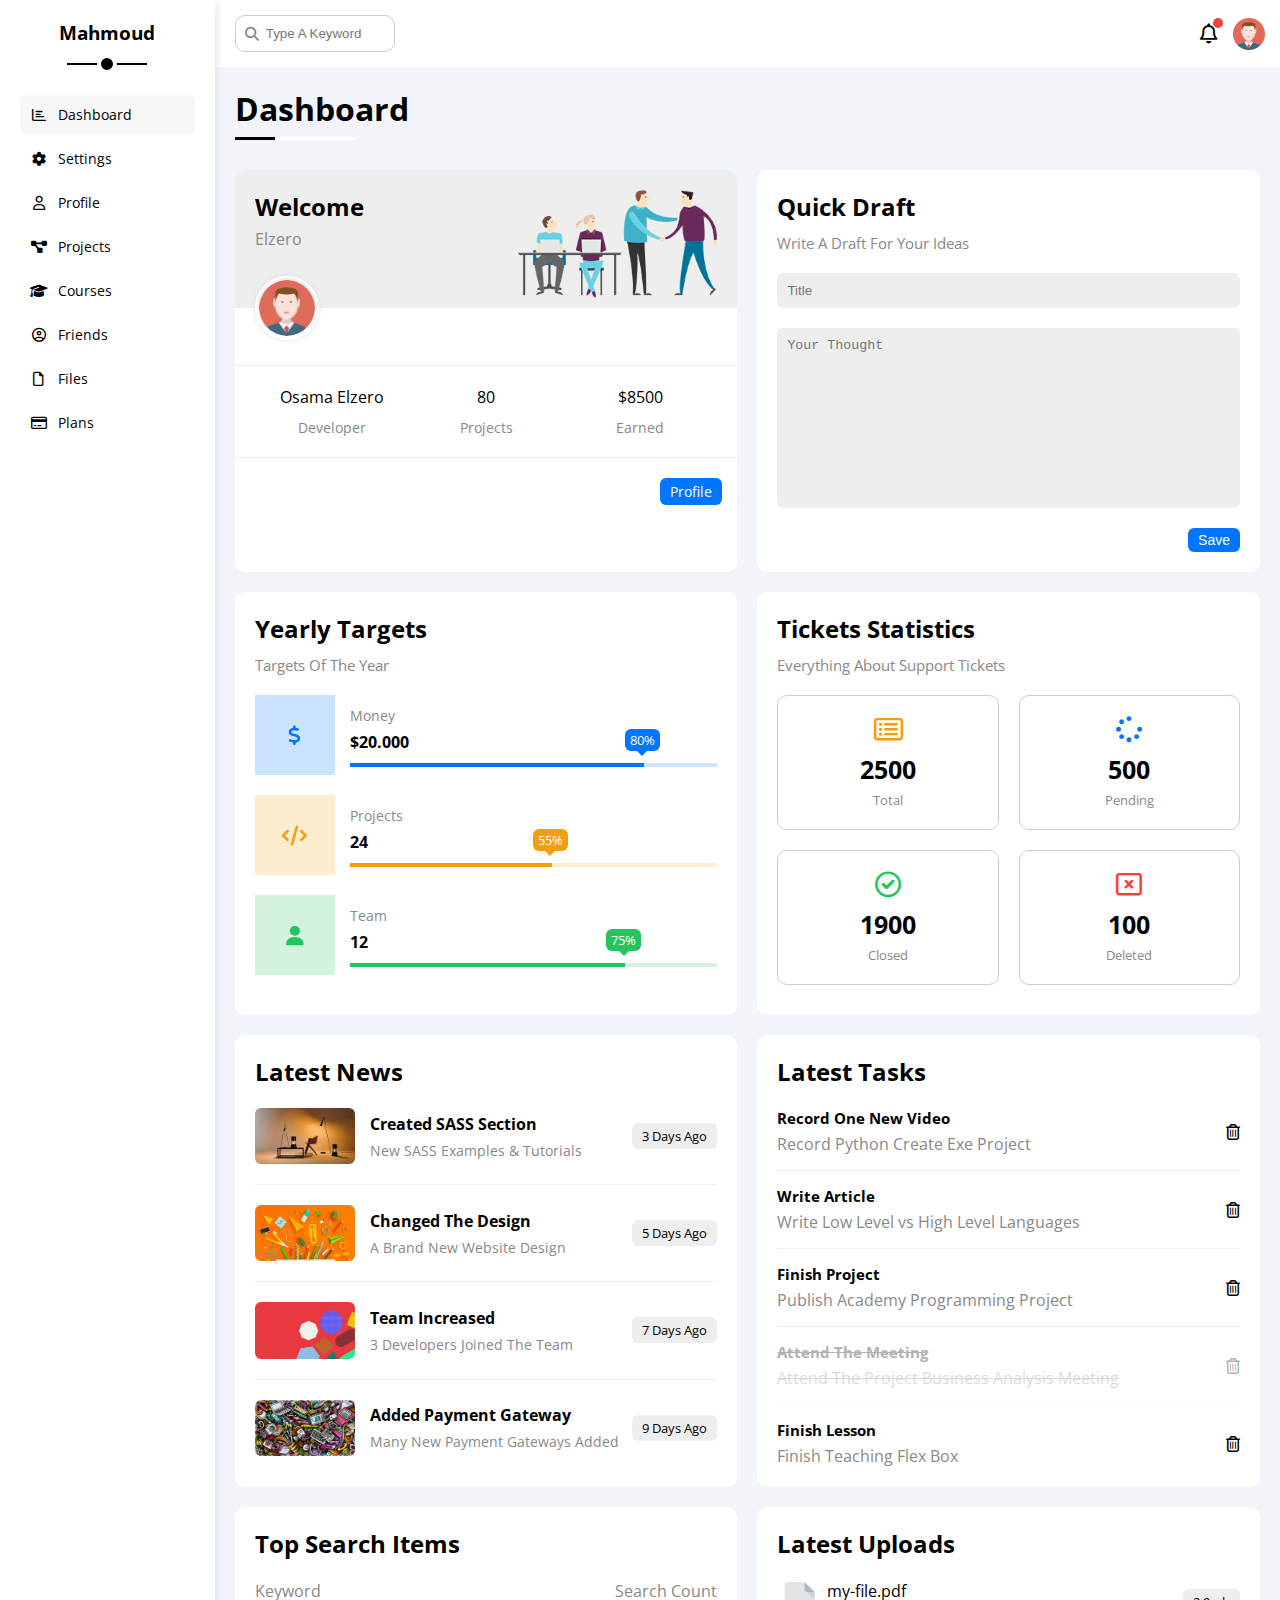
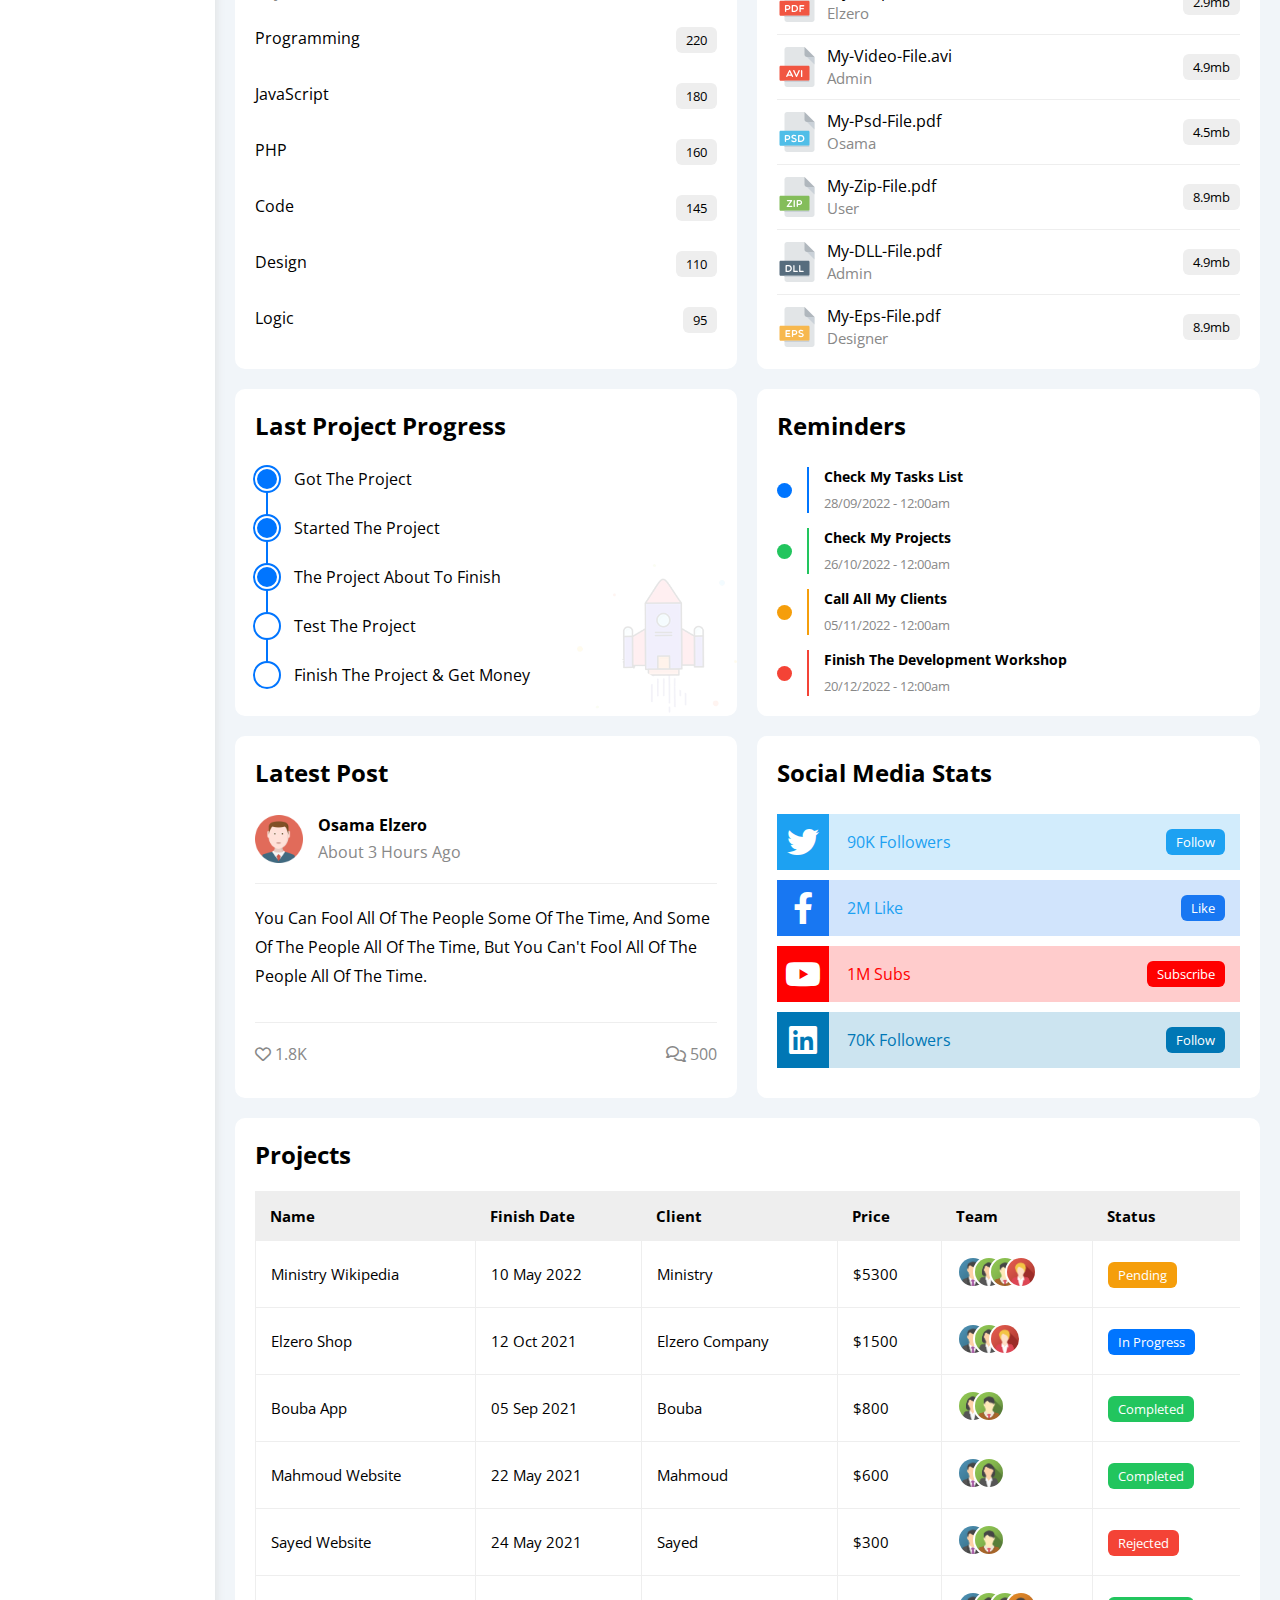
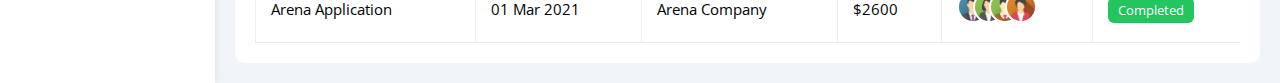
<file: index.html>
<!DOCTYPE html>
<html lang="en">
  <head>
    <meta charset="UTF-8" />
    <meta http-equiv="X-UA-Compatible" content="IE=edge" />
    <meta name="viewport" content="width=device-width, initial-scale=1.0" />
    <title>Dashboard</title>
    <link rel="stylesheet" href="css/all.min.css" />
    <link rel="stylesheet" href="css/framework.css" />
    <link rel="stylesheet" href="css/master.css" />
    <link rel="preconnect" href="https://fonts.googleapis.com" />
    <link rel="preconnect" href="https://fonts.gstatic.com" crossorigin />
    <link href="https://fonts.googleapis.com/css2?family=Open+Sans:wght@300;500&display=swap" rel="stylesheet" />
  </head>
  <body>
    <div class="page d-flex">
      <div class="sidebar bg-white p-20 p-relative">
        <h3 class="p-relative txt-c mt-0 hide-mobile">Mahmoud</h3>
        <ul>
          <li>
            <a class="active d-flex align-center fs-14 c-black rad-6 p-10" href="index.html">
              <i class="fa-regular fa-chart-bar fa-fw"></i>
              <span>Dashboard</span>
            </a>
          </li>
          <li>
            <a class="d-flex align-center fs-14 c-black rad-6 p-10" href="settings.html">
              <i class="fa-solid fa-gear fa-fw"></i>
              <span>Settings</span>
            </a>
          </li>
          <li>
            <a class="d-flex align-center fs-14 c-black rad-6 p-10" href="profile.html">
              <i class="fa-regular fa-user fa-fw"></i>
              <span>Profile</span>
            </a>
          </li>
          <li>
            <a class="d-flex align-center fs-14 c-black rad-6 p-10" href="projects.html">
              <i class="fa-solid fa-diagram-project fa-fw"></i>
              <span>Projects</span>
            </a>
          </li>
          <li>
            <a class="d-flex align-center fs-14 c-black rad-6 p-10" href="courses.html">
              <i class="fa-solid fa-graduation-cap fa-fw"></i>
              <span>Courses</span>
            </a>
          </li>
          <li>
            <a class="d-flex align-center fs-14 c-black rad-6 p-10" href="friends.html">
              <i class="fa-regular fa-circle-user fa-fw"></i>
              <span>Friends</span>
            </a>
          </li>
          <li>
            <a class="d-flex align-center fs-14 c-black rad-6 p-10" href="files.html">
              <i class="fa-regular fa-file fa-fw"></i>
              <span>Files</span>
            </a>
          </li>
          <li>
            <a class="d-flex align-center fs-14 c-black rad-6 p-10" href="plans.html">
              <i class="fa-regular fa-credit-card fa-fw"></i>
              <span>Plans</span>
            </a>
          </li>
        </ul>
      </div>
      <div class="content w-full">
        <!-- Start Head -->
        <div class="head bg-white p-15 between-flex">
          <div class="search p-relative">
            <input class="p-10" type="search" placeholder="Type A Keyword" />
          </div>
          <div class="icons d-flex align-center">
            <span class="notification p-relative">
              <i class="fa-regular fa-bell fa-lg"></i>
            </span>
            <img src="imgs/avatar.png" alt="" />
          </div>
        </div>
        <!-- End Head -->
        <h1 class="p-relative">Dashboard</h1>
        <div class="wrapper d-grid gap-20">
          <!-- Start Welcome Widget -->
          <div class="welcome bg-white rad-10 txt-c-mobile block-mobile">
            <div class="intro p-20 d-flex space-between bg-eee">
              <div>
                <h2 class="m-0">Welcome</h2>
                <p class="c-grey mt-5">Elzero</p>
              </div>
              <img class="hide-mobile" src="imgs/welcome.png" alt="" />
            </div>
            <img src="imgs/avatar.png" alt="" class="avatar" />
            <div class="body txt-c d-flex p-20 mt-20 mb-20 block-mobile">
              <div>Osama Elzero <span class="d-block c-grey fs-14 mt-10">Developer</span></div>
              <div>80 <span class="d-block c-grey fs-14 mt-10">Projects</span></div>
              <div>$8500 <span class="d-block c-grey fs-14 mt-10">Earned</span></div>
            </div>
            <a href="profile.html" class="visit d-block fs-14 bg-blue c-white w-fit btn-shape">Profile</a>
          </div>
          <!-- End Welcome Widget -->
          <!-- Start Quick Draft Widget -->
          <div class="quick-draft p-20 bg-white rad-10">
            <h2 class="mt-0 mb-10">Quick Draft</h2>
            <p class="mt-0 mb-20 c-grey fs-15">Write A Draft For Your Ideas</p>
            <form>
              <input class="d-block mb-20 w-full p-10 b-none bg-eee rad-6" type="text" placeholder="Title" />
              <textarea class="d-block mb-20 w-full p-10 b-none bg-eee rad-6" placeholder="Your Thought"></textarea>
              <input class="save d-block fs-14 bg-blue c-white b-none w-fit btn-shape" type="submit" value="Save" />
            </form>
          </div>
          <!-- End Quick Draft Widget -->
          <!-- Start Targets Widget -->
          <div class="targets p-20 bg-white rad-10">
            <h2 class="mt-0 mb-10">Yearly Targets</h2>
            <p class="mt-0 mb-20 c-grey fs-15">Targets Of The Year</p>
            <div class="target-row mb-20 blue center-flex">
              <div class="icon center-flex">
                <i class="fa-solid fa-dollar-sign fa-lg c-blue"></i>
              </div>
              <div class="details">
                <span class="fs-14 c-grey">Money</span>
                <span class="d-block mt-5 mb-10 fw-bold">$20.000</span>
                <div class="progress p-relative">
                  <span class="bg-blue blue" style="width: 80%">
                    <span class="bg-blue">80%</span>
                  </span>
                </div>
              </div>
            </div>
            <div class="target-row mb-20 center-flex orange">
              <div class="icon center-flex">
                <i class="fa-solid fa-code fa-lg c-orange"></i>
              </div>
              <div class="details">
                <span class="fs-14 c-grey">Projects</span>
                <span class="d-block mt-5 mb-10 fw-bold">24</span>
                <div class="progress p-relative">
                  <span class="bg-orange orange" style="width: 55%">
                    <span class="bg-orange">55%</span>
                  </span>
                </div>
              </div>
            </div>
            <div class="target-row mb-20 center-flex green">
              <div class="icon center-flex">
                <i class="fa-solid fa-user fa-lg c-green"></i>
              </div>
              <div class="details">
                <span class="fs-14 c-grey">Team</span>
                <span class="d-block mt-5 mb-10 fw-bold">12</span>
                <div class="progress p-relative">
                  <span class="bg-green green" style="width: 75%">
                    <span class="bg-green">75%</span>
                  </span>
                </div>
              </div>
            </div>
          </div>
          <!-- End Targets Widget -->
          <!-- Start Ticket Widget -->
          <div class="tickets p-20 bg-white rad-10">
            <h2 class="mt-0 mb-10">Tickets Statistics</h2>
            <p class="mt-0 mb-20 c-grey fs-15">Everything About Support Tickets</p>
            <div class="d-flex txt-c gap-20 f-wrap">
              <div class="box p-20 rad-10 fs-13 c-grey">
                <i class="fa-regular fa-rectangle-list fa-2x mb-10 c-orange"></i>
                <span class="d-block c-black fw-bold fs-25 mb-5">2500</span>
                Total
              </div>
              <div class="box p-20 rad-10 fs-13 c-grey">
                <i class="fa-solid fa-spinner fa-2x mb-10 c-blue"></i>
                <span class="d-block c-black fw-bold fs-25 mb-5">500</span>
                Pending
              </div>
              <div class="box p-20 rad-10 fs-13 c-grey">
                <i class="fa-regular fa-circle-check fa-2x mb-10 c-green"></i>
                <span class="d-block c-black fw-bold fs-25 mb-5">1900</span>
                Closed
              </div>
              <div class="box p-20 rad-10 fs-13 c-grey">
                <i class="fa-regular fa-rectangle-xmark fa-2x mb-10 c-red"></i>
                <span class="d-block c-black fw-bold fs-25 mb-5">100</span>
                Deleted
              </div>
            </div>
          </div>
          <!-- End Ticket Widget -->
          <!-- Start Latest News Widget -->
          <div class="latest-news p-20 bg-white  rad-10 txt-c-mobile">
            <h2 class="mt-0 mb-20">Latest News</h2>
            <div class="news-row d-flex align-center">
              <img src="imgs/news-01.png" alt="" />
              <div class="info">
                <h3>Created SASS Section</h3>
                <p class="m-0 fs-14 c-grey">New SASS Examples & Tutorials</p>
              </div>
              <div class="btn-shape bg-eee fs-13 label">3 Days Ago</div>
            </div>
            <div class="news-row d-flex align-center">
              <img src="imgs/news-02.png" alt="" />
              <div class="info">
                <h3>Changed The Design</h3>
                <p class="m-0 fs-14 c-grey">A Brand New Website Design</p>
              </div>
              <div class="btn-shape bg-eee fs-13 label">5 Days Ago</div>
            </div>
            <div class="news-row d-flex align-center">
              <img src="imgs/news-03.png" alt="" />
              <div class="info">
                <h3>Team Increased</h3>
                <p class="m-0 fs-14 c-grey">3 Developers Joined The Team</p>
              </div>
              <div class="btn-shape bg-eee fs-13 label">7 Days Ago</div>
            </div>
            <div class="news-row d-flex align-center">
              <img src="imgs/news-04.png" alt="" />
              <div class="info">
                <h3>Added Payment Gateway</h3>
                <p class="m-0 fs-14 c-grey">Many New Payment Gateways Added</p>
              </div>
              <div class="btn-shape bg-eee fs-13 label">9 Days Ago</div>
            </div>
          </div>
          <!-- End Latest News Widget -->
          <!-- Start Tasks Widget -->
          <div class="tasks p-20 bg-white rad-10">
            <h2 class="mt-0 mb-20">Latest Tasks</h2>
            <div class="task-row between-flex">
              <div class="info">
                <h3 class="mt-0 mb-5 fs-15">Record One New Video</h3>
                <p class="m-0 c-grey">Record Python Create Exe Project</p>
              </div>
              <i class="fa-regular fa-trash-can delete"></i>
            </div>
            <div class="task-row between-flex">
              <div class="info">
                <h3 class="mt-0 mb-5 fs-15">Write Article</h3>
                <p class="m-0 c-grey">Write Low Level vs High Level Languages</p>
              </div>
              <i class="fa-regular fa-trash-can delete"></i>
            </div>
            <div class="task-row between-flex">
              <div class="info">
                <h3 class="mt-0 mb-5 fs-15">Finish Project</h3>
                <p class="m-0 c-grey">Publish Academy Programming Project</p>
              </div>
              <i class="fa-regular fa-trash-can delete"></i>
            </div>
            <div class="task-row between-flex done">
              <div class="info">
                <h3 class="mt-0 mb-5 fs-15">Attend The Meeting</h3>
                <p class="m-0 c-grey">Attend The Project Business Analysis Meeting</p>
              </div>
              <i class="fa-regular fa-trash-can delete"></i>
            </div>
            <div class="task-row between-flex">
              <div class="info">
                <h3 class="mt-0 mb-5 fs-15">Finish Lesson</h3>
                <p class="m-0 c-grey">Finish Teaching Flex Box</p>
              </div>
              <i class="fa-regular fa-trash-can delete"></i>
            </div>
          </div>
          <!-- End Tasks -->
          <!-- Start Top Search Word Widget -->
          <div class="search-items p-20 bg-white rad-10">
            <h2 class="mt-0 mb-20">Top Search Items</h2>
            <div class="items-head d-flex space-between c-grey mb-10">
              <div>Keyword</div>
              <div>Search Count</div>
            </div>
            <div class="items d-flex space-between pt-15 pb-15">
              <span>Programming</span>
              <span class="bg-eee fs-13 btn-shape">220</span>
            </div>
            <div class="items d-flex space-between pt-15 pb-15">
              <span>JavaScript</span>
              <span class="bg-eee btn-shape fs-13">180</span>
            </div>
            <div class="items d-flex space-between pt-15 pb-15">
              <span>PHP</span>
              <span class="bg-eee btn-shape fs-13">160</span>
            </div>
            <div class="items d-flex space-between pt-15 pb-15">
              <span>Code</span>
              <span class="bg-eee btn-shape fs-13">145</span>
            </div>
            <div class="items d-flex space-between pt-15 pb-15">
              <span>Design</span>
              <span class="bg-eee btn-shape fs-13">110</span>
            </div>
            <div class="items d-flex space-between pt-15 pb-15">
              <span>Logic</span>
              <span class="bg-eee btn-shape fs-13">95</span>
            </div>
          </div>
          <!-- End Top Search Word Widget -->
          <!-- Start Latest Uploads Widget -->
          <div class="latest-uploads p-20 bg-white rad-10">
            <h2 class="mt-0 mb-20">Latest Uploads</h2>
            <ul class="m-0">
              <li class="between-flex pb-10 mb-10">
                <div class="d-flex align-center">
                  <img class="mr-10" src="imgs/pdf.svg" alt="" />
                  <div>
                    <span class="d-block">my-file.pdf</span>
                    <span class="fs-15 c-grey">Elzero</span>
                  </div>
                </div>
                <div class="bg-eee btn-shape fs-13">2.9mb</div>
              </li>
              <li class="between-flex pb-10 mb-10">
                <div class="d-flex align-center">
                  <img class="mr-10" src="imgs/avi.svg" alt="" />
                  <div>
                    <span class="d-block">My-Video-File.avi</span>
                    <span class="fs-15 c-grey">Admin</span>
                  </div>
                </div>
                <div class="bg-eee btn-shape fs-13">4.9mb</div>
              </li>
              <li class="between-flex pb-10 mb-10">
                <div class="d-flex align-center">
                  <img class="mr-10" src="imgs/psd.svg" alt="" />
                  <div>
                    <span class="d-block">My-Psd-File.pdf</span>
                    <span class="fs-15 c-grey">Osama</span>
                  </div>
                </div>
                <div class="bg-eee btn-shape fs-13">4.5mb</div>
              </li>
              <li class="between-flex pb-10 mb-10">
                <div class="d-flex align-center">
                  <img class="mr-10" src="imgs/zip.svg" alt="" />
                  <div>
                    <span class="d-block">My-Zip-File.pdf</span>
                    <span class="fs-15 c-grey">User</span>
                  </div>
                </div>
                <div class="bg-eee btn-shape fs-13">8.9mb</div>
              </li>
              <li class="between-flex pb-10 mb-10">
                <div class="d-flex align-center">
                  <img class="mr-10" src="imgs/dll.svg" alt="" />
                  <div>
                    <span class="d-block">My-DLL-File.pdf</span>
                    <span class="fs-15 c-grey">Admin</span>
                  </div>
                </div>
                <div class="bg-eee btn-shape fs-13">4.9mb</div>
              </li>
              <li class="between-flex">
                <div class="d-flex align-center">
                  <img class="mr-10" src="imgs/eps.svg" alt="" />
                  <div>
                    <span class="d-block">My-Eps-File.pdf</span>
                    <span class="fs-15 c-grey">Designer</span>
                  </div>
                </div>
                <div class="bg-eee btn-shape fs-13">8.9mb</div>
              </li>
            </ul>
          </div>
          <!-- End Latest Uploads Widget -->
          <!-- Start Last Project Progress Widget -->
          <div class="last-project p-20 bg-white rad-10 p-relative">
            <h2 class="mt-0 mb-20">Last Project Progress</h2>
            <ul class="m-0 p-relative">
              <li class="mt-25 d-flex align-center done">Got The Project</li>
              <li class="mt-25 d-flex align-center done">Started The Project</li>
              <li class="mt-25 d-flex align-center done">The Project About To Finish</li>
              <li class="mt-25 d-flex align-center current">Test The Project</li>
              <li class="mt-25 d-flex align-center">Finish The Project & Get Money</li>
            </ul>
            <img class="launch-icon hide-mobile" src="imgs/project.png" alt="" />
          </div>
          <!-- End Last Project Progress Widget -->
          <!-- Start Reminders Widget -->
          <div class="reminders p-20 bg-white rad-10 p-relative">
            <h2 class="mt-0 mb-25">Reminders</h2>
            <ul class="m-0">
              <li class="d-flex align-center mt-15">
                <span class="key bg-blue mr-15 d-block rad-half"></span>
                <div class="pl-15 blue">
                  <p class="fs-14 fw-bold mt-0 mb-5">Check My Tasks List</p>
                  <span class="fs-13 c-grey">28/09/2022 - 12:00am</span>
                </div>
              </li>
              <li class="d-flex align-center mt-15">
                <span class="key bg-green mr-15 d-block rad-half"></span>
                <div class="pl-15 green">
                  <p class="fs-14 fw-bold mt-0 mb-5">Check My Projects</p>
                  <span class="fs-13 c-grey">26/10/2022 - 12:00am</span>
                </div>
              </li>
              <li class="d-flex align-center mt-15">
                <span class="key bg-orange mr-15 d-block rad-half"></span>
                <div class="pl-15 orange">
                  <p class="fs-14 fw-bold mt-0 mb-5">Call All My Clients</p>
                  <span class="fs-13 c-grey">05/11/2022 - 12:00am</span>
                </div>
              </li>
              <li class="d-flex align-center mt-15">
                <span class="key bg-red mr-15 d-block rad-half"></span>
                <div class="pl-15 red">
                  <p class="fs-14 fw-bold mt-0 mb-5">Finish The Development Workshop</p>
                  <span class="fs-13 c-grey">20/12/2022 - 12:00am</span>
                </div>
              </li>
            </ul>
          </div>
          <!-- End Reminders Widget -->
          <!-- Start Latest Post Widget -->
          <div class="latest-post p-20 bg-white rad-10 p-relative">
            <h2 class="mt-0 mb-25">Latest Post</h2>
            <div class="top d-flex align-center">
              <img class="avatar mr-15" src="imgs/avatar.png" alt="" />
              <div class="info">
                <span class="d-block mb-5 fw-bold">Osama Elzero</span>
                <span class="c-grey">About 3 Hours Ago</span>
              </div>
            </div>
            <div class="post-content txt-c-mobile pt-20 pb-20 mt-20 mb-20">
              You can fool all of the people some of the time, and some of the people all of the time, but you can't
              fool all of the people all of the time.
            </div>
            <div class="post-stats between-flex c-grey">
              <div>
                <i class="fa-regular fa-heart"></i>
                <span>1.8K</span>
              </div>
              <div>
                <i class="fa-regular fa-comments"></i>
                <span>500</span>
              </div>
            </div>
          </div>
          <!-- End Latest Post Widget -->
          <!-- Start Social Media Stats Widget -->
          <div class="social-media p-20 bg-white rad-10 p-relative">
            <h2 class="mt-0 mb-25">Social Media Stats</h2>
            <div class="box twitter p-15 p-relative mb-10 between-flex">
              <i class="fa-brands fa-twitter fa-2x c-white h-full center-flex"></i>
              <span>90K Followers</span>
              <a class="fs-13 c-white btn-shape" href="#">Follow</a>
            </div>
            <div class="box facebook p-15 p-relative mb-10 between-flex">
              <i class="fa-brands fa-facebook-f fa-2x c-white h-full center-flex"></i>
              <span>2M Like</span>
              <a class="fs-13 c-white btn-shape" href="#">Like</a>
            </div>
            <div class="box youtube p-15 p-relative mb-10 between-flex">
              <i class="fa-brands fa-youtube fa-2x c-white h-full center-flex"></i>
              <span>1M Subs</span>
              <a class="fs-13 c-white btn-shape" href="#">Subscribe</a>
            </div>
            <div class="box linkedin p-15 p-relative mb-10 between-flex">
              <i class="fa-brands fa-linkedin fa-2x c-white h-full center-flex"></i>
              <span>70K Followers</span>
              <a class="fs-13 c-white btn-shape" href="#">Follow</a>
            </div>
          </div>
          <!-- Start End Media Stats Widget -->
        </div>
        <!-- Start Projects Table -->
        <div class="projects p-20 bg-white rad-10 m-20">
          <h2 class="mt-0 mb-20">Projects</h2>
          <div class="responsive-table">
            <table class="fs-15 w-full">
              <thead>
                <tr>
                  <td>Name</td>
                  <td>Finish Date</td>
                  <td>Client</td>
                  <td>Price</td>
                  <td>Team</td>
                  <td>Status</td>
                </tr>
              </thead>
              <tbody>
                <tr>
                  <td>Ministry Wikipedia</td>
                  <td>10 May 2022</td>
                  <td>Ministry</td>
                  <td>$5300</td>
                  <td>
                    <img src="imgs/team-01.png" alt="" />
                    <img src="imgs/team-02.png" alt="" />
                    <img src="imgs/team-03.png" alt="" />
                    <img src="imgs/team-05.png" alt="" />
                  </td>
                  <td>
                    <span class="label btn-shape bg-orange c-white">Pending</span>
                  </td>
                </tr>
                <tr>
                  <td>Elzero Shop</td>
                  <td>12 Oct 2021</td>
                  <td>Elzero Company</td>
                  <td>$1500</td>
                  <td>
                    <img src="imgs/team-01.png" alt="" />
                    <img src="imgs/team-02.png" alt="" />
                    <img src="imgs/team-05.png" alt="" />
                  </td>
                  <td><span class="label btn-shape bg-blue c-white">In Progress</span></td>
                </tr>
                <tr>
                  <td>Bouba App</td>
                  <td>05 Sep 2021</td>
                  <td>Bouba</td>
                  <td>$800</td>
                  <td>
                    <img src="imgs/team-02.png" alt="" />
                    <img src="imgs/team-03.png" alt="" />
                  </td>
                  <td><span class="label btn-shape bg-green c-white">Completed</span></td>
                </tr>
                <tr>
                  <td>Mahmoud Website</td>
                  <td>22 May 2021</td>
                  <td>Mahmoud</td>
                  <td>$600</td>
                  <td>
                    <img src="imgs/team-01.png" alt="" />
                    <img src="imgs/team-02.png" alt="" />
                  </td>
                  <td><span class="label btn-shape bg-green c-white">Completed</span></td>
                </tr>
                <tr>
                  <td>Sayed Website</td>
                  <td>24 May 2021</td>
                  <td>Sayed</td>
                  <td>$300</td>
                  <td>
                    <img src="imgs/team-01.png" alt="" />
                    <img src="imgs/team-03.png" alt="" />
                  </td>
                  <td><span class="label btn-shape bg-red c-white">Rejected</span></td>
                </tr>
                <tr>
                  <td>Arena Application</td>
                  <td>01 Mar 2021</td>
                  <td>Arena Company</td>
                  <td>$2600</td>
                  <td>
                    <img src="imgs/team-01.png" alt="" />
                    <img src="imgs/team-02.png" alt="" />
                    <img src="imgs/team-03.png" alt="" />
                    <img src="imgs/team-04.png" alt="" />
                  </td>
                  <td><span class="label btn-shape bg-green c-white">Completed</span></td>
                </tr>
              </tbody>
            </table>
          </div>
        </div>
        <!-- End Projects Table -->
      </div>
    </div>
  </body>
</html>
</file>
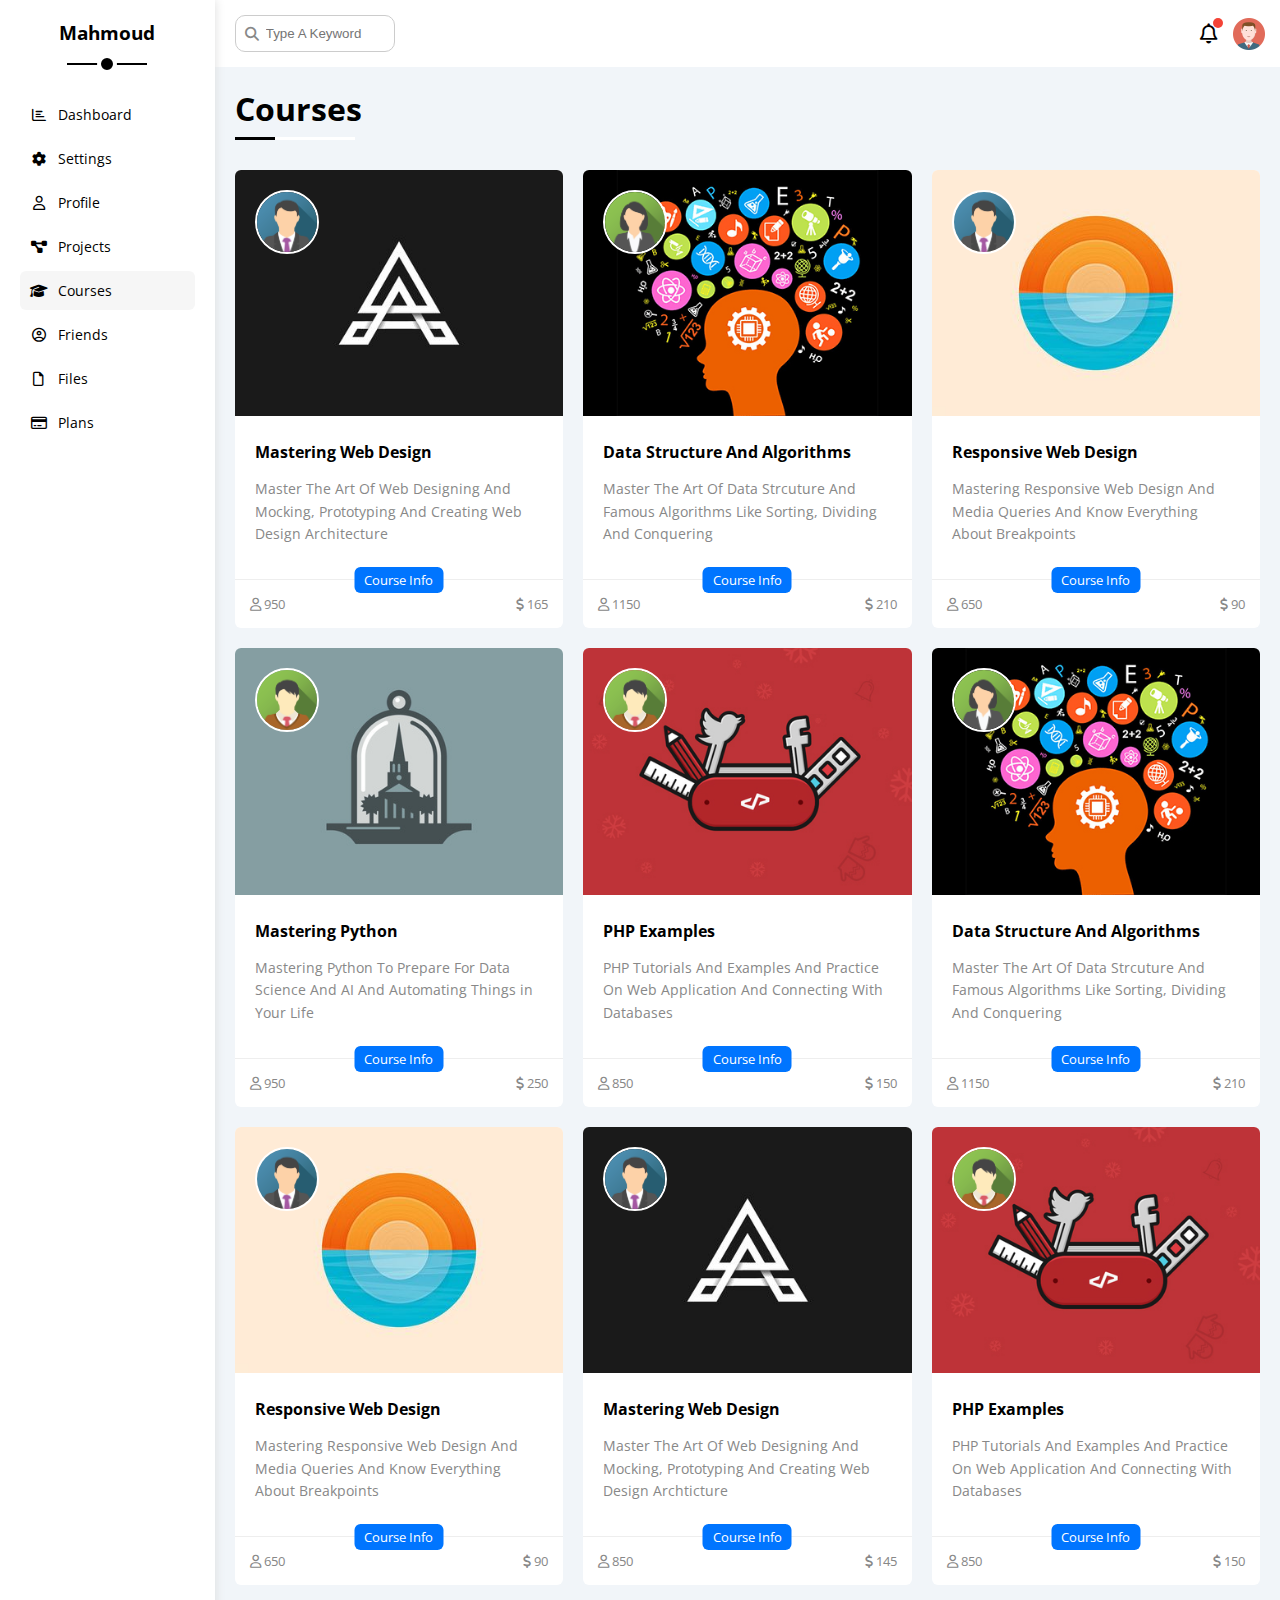
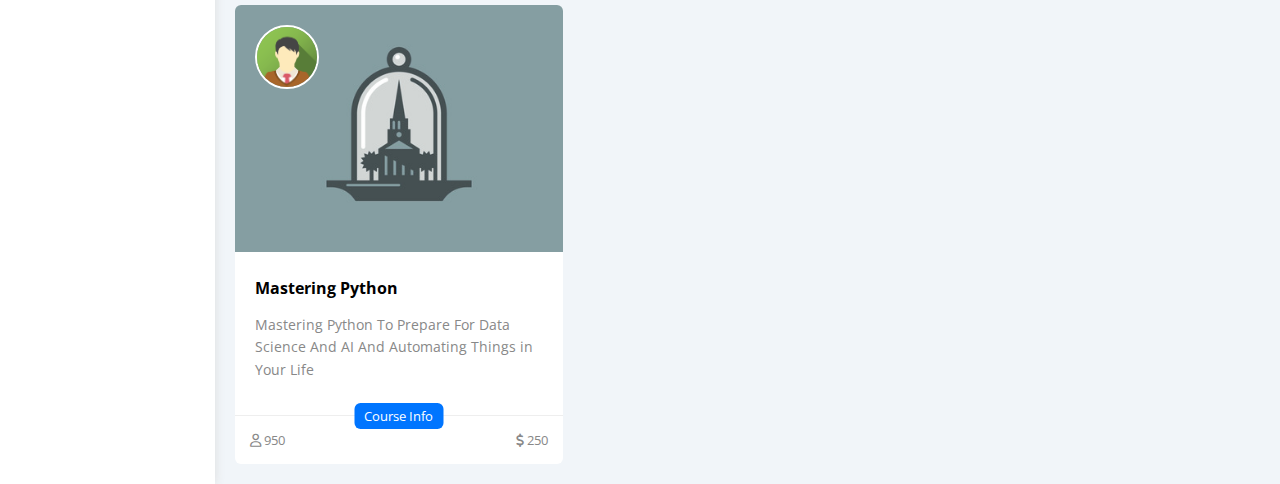
<file: courses.html>
<!DOCTYPE html>
<html lang="en">
  <head>
    <meta charset="UTF-8" />
    <meta http-equiv="X-UA-Compatible" content="IE=edge" />
    <meta name="viewport" content="width=device-width, initial-scale=1.0" />
    <title>Courses</title>
    <link rel="stylesheet" href="css/all.min.css" />
    <link rel="stylesheet" href="css/framework.css" />
    <link rel="stylesheet" href="css/master.css" />
    <link rel="preconnect" href="https://fonts.googleapis.com" />
    <link rel="preconnect" href="https://fonts.gstatic.com" crossorigin />
    <link href="https://fonts.googleapis.com/css2?family=Open+Sans:wght@300;500&display=swap" rel="stylesheet" />
  </head>
  <body>
    <div class="page d-flex">
      <div class="sidebar bg-white p-20 p-relative">
        <h3 class="p-relative txt-c mt-0 hide-mobile">Mahmoud</h3>
        <ul>
          <li>
            <a class="d-flex align-center fs-14 c-black rad-6 p-10" href="index.html">
              <i class="fa-regular fa-chart-bar fa-fw"></i>
              <span>Dashboard</span>
            </a>
          </li>
          <li>
            <a class="d-flex align-center fs-14 c-black rad-6 p-10" href="settings.html">
              <i class="fa-solid fa-gear fa-fw"></i>
              <span>Settings</span>
            </a>
          </li>
          <li>
            <a class="d-flex align-center fs-14 c-black rad-6 p-10" href="profile.html">
              <i class="fa-regular fa-user fa-fw"></i>
              <span>Profile</span>
            </a>
          </li>
          <li>
            <a class="d-flex align-center fs-14 c-black rad-6 p-10" href="projects.html">
              <i class="fa-solid fa-diagram-project fa-fw"></i>
              <span>Projects</span>
            </a>
          </li>
          <li>
            <a class="active d-flex align-center fs-14 c-black rad-6 p-10" href="courses.html">
              <i class="fa-solid fa-graduation-cap fa-fw"></i>
              <span>Courses</span>
            </a>
          </li>
          <li>
            <a class="d-flex align-center fs-14 c-black rad-6 p-10" href="friends.html">
              <i class="fa-regular fa-circle-user fa-fw"></i>
              <span>Friends</span>
            </a>
          </li>
          <li>
            <a class="d-flex align-center fs-14 c-black rad-6 p-10" href="files.html">
              <i class="fa-regular fa-file fa-fw"></i>
              <span>Files</span>
            </a>
          </li>
          <li>
            <a class="d-flex align-center fs-14 c-black rad-6 p-10" href="plans.html">
              <i class="fa-regular fa-credit-card fa-fw"></i>
              <span>Plans</span>
            </a>
          </li>
        </ul>
      </div>
      <div class="content w-full">
        <!-- Start Head -->
        <div class="head bg-white p-15 between-flex">
          <div class="search p-relative">
            <input class="p-10" type="search" placeholder="Type A Keyword" />
          </div>
          <div class="icons d-flex align-center">
            <span class="notification p-relative">
              <i class="fa-regular fa-bell fa-lg"></i>
            </span>
            <img src="imgs/avatar.png" alt="" />
          </div>
        </div>
        <!-- End Head -->
        <h1 class="p-relative">Courses</h1>
        <div class="courses-page d-grid m-20 gap-20">
          <div class="course bg-white rad-6 p-relative">
            <img class="cover" src="imgs/course-01.jpg" alt="" />
            <img class="instructor" src="imgs/team-01.png" alt="" />
            <div class="p-20">
              <h4 class="m-0">Mastering Web Design</h4>
              <p class="description c-grey mt-15 fs-14">
                Master The Art Of Web Designing And Mocking, Prototyping And Creating Web Design Architecture
              </p>
            </div>
            <div class="info p-15 p-relative between-flex">
              <span class="title bg-blue c-white btn-shape">Course Info</span>
              <span class="c-grey">
                <i class="fa-regular fa-user"></i>
                950
              </span>
              <span class="c-grey">
                <i class="fa-solid fa-dollar-sign"></i>
                165
              </span>
            </div>
          </div>
          <div class="course bg-white rad-6 p-relative">
            <img class="cover" src="imgs/course-02.jpg" alt="" />
            <img class="instructor" src="imgs/team-02.png" alt="" />
            <div class="p-20">
              <h4 class="m-0">Data Structure And Algorithms</h4>
              <p class="description c-grey mt-15 fs-14">
                Master The Art Of Data Strcuture And Famous Algorithms Like Sorting, Dividing And Conquering
              </p>
            </div>
            <div class="info p-15 p-relative between-flex">
              <span class="title bg-blue c-white btn-shape">Course Info</span>
              <span class="c-grey"> <i class="fa-regular fa-user"></i> 1150</span>
              <span class="c-grey"><i class="fa-solid fa-dollar-sign"></i> 210</span>
            </div>
          </div>
          <div class="course bg-white rad-6 p-relative">
            <img class="cover" src="imgs/course-03.jpg" alt="" />
            <img class="instructor" src="imgs/team-01.png" alt="" />
            <div class="p-20">
              <h4 class="m-0">Responsive Web Design</h4>
              <p class="description c-grey mt-15 fs-14">
                Mastering Responsive Web Design And Media Queries And Know Everything About Breakpoints
              </p>
            </div>
            <div class="info p-15 p-relative between-flex">
              <span class="title bg-blue c-white btn-shape">Course Info</span>
              <span class="c-grey"> <i class="fa-regular fa-user"></i> 650</span>
              <span class="c-grey"><i class="fa-solid fa-dollar-sign"></i> 90</span>
            </div>
          </div>
          <div class="course bg-white rad-6 p-relative">
            <img class="cover" src="imgs/course-04.jpg" alt="" />
            <img class="instructor" src="imgs/team-03.png" alt="" />
            <div class="p-20">
              <h4 class="m-0">Mastering Python</h4>
              <p class="description c-grey mt-15 fs-14">
                Mastering Python To Prepare For Data Science And AI And Automating Things in Your Life
              </p>
            </div>
            <div class="info p-15 p-relative between-flex">
              <span class="title bg-blue c-white btn-shape">Course Info</span>
              <span class="c-grey"> <i class="fa-regular fa-user"></i> 950</span>
              <span class="c-grey"><i class="fa-solid fa-dollar-sign"></i> 250</span>
            </div>
          </div>
          <div class="course bg-white rad-6 p-relative">
            <img class="cover" src="imgs/course-05.jpg" alt="" />
            <img class="instructor" src="imgs/team-03.png" alt="" />
            <div class="p-20">
              <h4 class="m-0">PHP Examples</h4>
              <p class="description c-grey mt-15 fs-14">
                PHP Tutorials And Examples And Practice On Web Application And Connecting With Databases
              </p>
            </div>
            <div class="info p-15 p-relative between-flex">
              <span class="title bg-blue c-white btn-shape">Course Info</span>
              <span class="c-grey"> <i class="fa-regular fa-user"></i> 850</span>
              <span class="c-grey"><i class="fa-solid fa-dollar-sign"></i> 150</span>
            </div>
          </div>
          <div class="course bg-white rad-6 p-relative">
            <img class="cover" src="imgs/course-02.jpg" alt="" />
            <img class="instructor" src="imgs/team-02.png" alt="" />
            <div class="p-20">
              <h4 class="m-0">Data Structure And Algorithms</h4>
              <p class="description c-grey mt-15 fs-14">
                Master The Art Of Data Strcuture And Famous Algorithms Like Sorting, Dividing And Conquering
              </p>
            </div>
            <div class="info p-15 p-relative between-flex">
              <span class="title bg-blue c-white btn-shape">Course Info</span>
              <span class="c-grey"> <i class="fa-regular fa-user"></i> 1150</span>
              <span class="c-grey"><i class="fa-solid fa-dollar-sign"></i> 210</span>
            </div>
          </div>
          <div class="course bg-white rad-6 p-relative">
            <img class="cover" src="imgs/course-03.jpg" alt="" />
            <img class="instructor" src="imgs/team-01.png" alt="" />
            <div class="p-20">
              <h4 class="m-0">Responsive Web Design</h4>
              <p class="description c-grey mt-15 fs-14">
                Mastering Responsive Web Design And Media Queries And Know Everything About Breakpoints
              </p>
            </div>
            <div class="info p-15 p-relative between-flex">
              <span class="title bg-blue c-white btn-shape">Course Info</span>
              <span class="c-grey"> <i class="fa-regular fa-user"></i> 650</span>
              <span class="c-grey"><i class="fa-solid fa-dollar-sign"></i> 90</span>
            </div>
          </div>
          <div class="course bg-white rad-6 p-relative">
            <img class="cover" src="imgs/course-01.jpg" alt="" />
            <img class="instructor" src="imgs/team-01.png" alt="" />
            <div class="p-20">
              <h4 class="m-0">Mastering Web Design</h4>
              <p class="description c-grey mt-15 fs-14">
                Master The Art Of Web Designing And Mocking, Prototyping And Creating Web Design Archticture
              </p>
            </div>
            <div class="info p-15 p-relative between-flex">
              <span class="title bg-blue c-white btn-shape">Course Info</span>
              <span class="c-grey"> <i class="fa-regular fa-user"></i> 850</span>
              <span class="c-grey"><i class="fa-solid fa-dollar-sign"></i> 145</span>
            </div>
          </div>
          <div class="course bg-white rad-6 p-relative">
            <img class="cover" src="imgs/course-05.jpg" alt="" />
            <img class="instructor" src="imgs/team-03.png" alt="" />
            <div class="p-20">
              <h4 class="m-0">PHP Examples</h4>
              <p class="description c-grey mt-15 fs-14">
                PHP Tutorials And Examples And Practice On Web Application And Connecting With Databases
              </p>
            </div>
            <div class="info p-15 p-relative between-flex">
              <span class="title bg-blue c-white btn-shape">Course Info</span>
              <span class="c-grey"> <i class="fa-regular fa-user"></i> 850</span>
              <span class="c-grey"><i class="fa-solid fa-dollar-sign"></i> 150</span>
            </div>
          </div>
          <div class="course bg-white rad-6 p-relative">
            <img class="cover" src="imgs/course-04.jpg" alt="" />
            <img class="instructor" src="imgs/team-03.png" alt="" />
            <div class="p-20">
              <h4 class="m-0">Mastering Python</h4>
              <p class="description c-grey mt-15 fs-14">
                Mastering Python To Prepare For Data Science And AI And Automating Things in Your Life
              </p>
            </div>
            <div class="info p-15 p-relative between-flex">
              <span class="title bg-blue c-white btn-shape">Course Info</span>
              <span class="c-grey"> <i class="fa-regular fa-user"></i> 950</span>
              <span class="c-grey"><i class="fa-solid fa-dollar-sign"></i> 250</span>
            </div>
          </div>
        </div>
      </div>
    </div>
  </body>
</html>
</file>
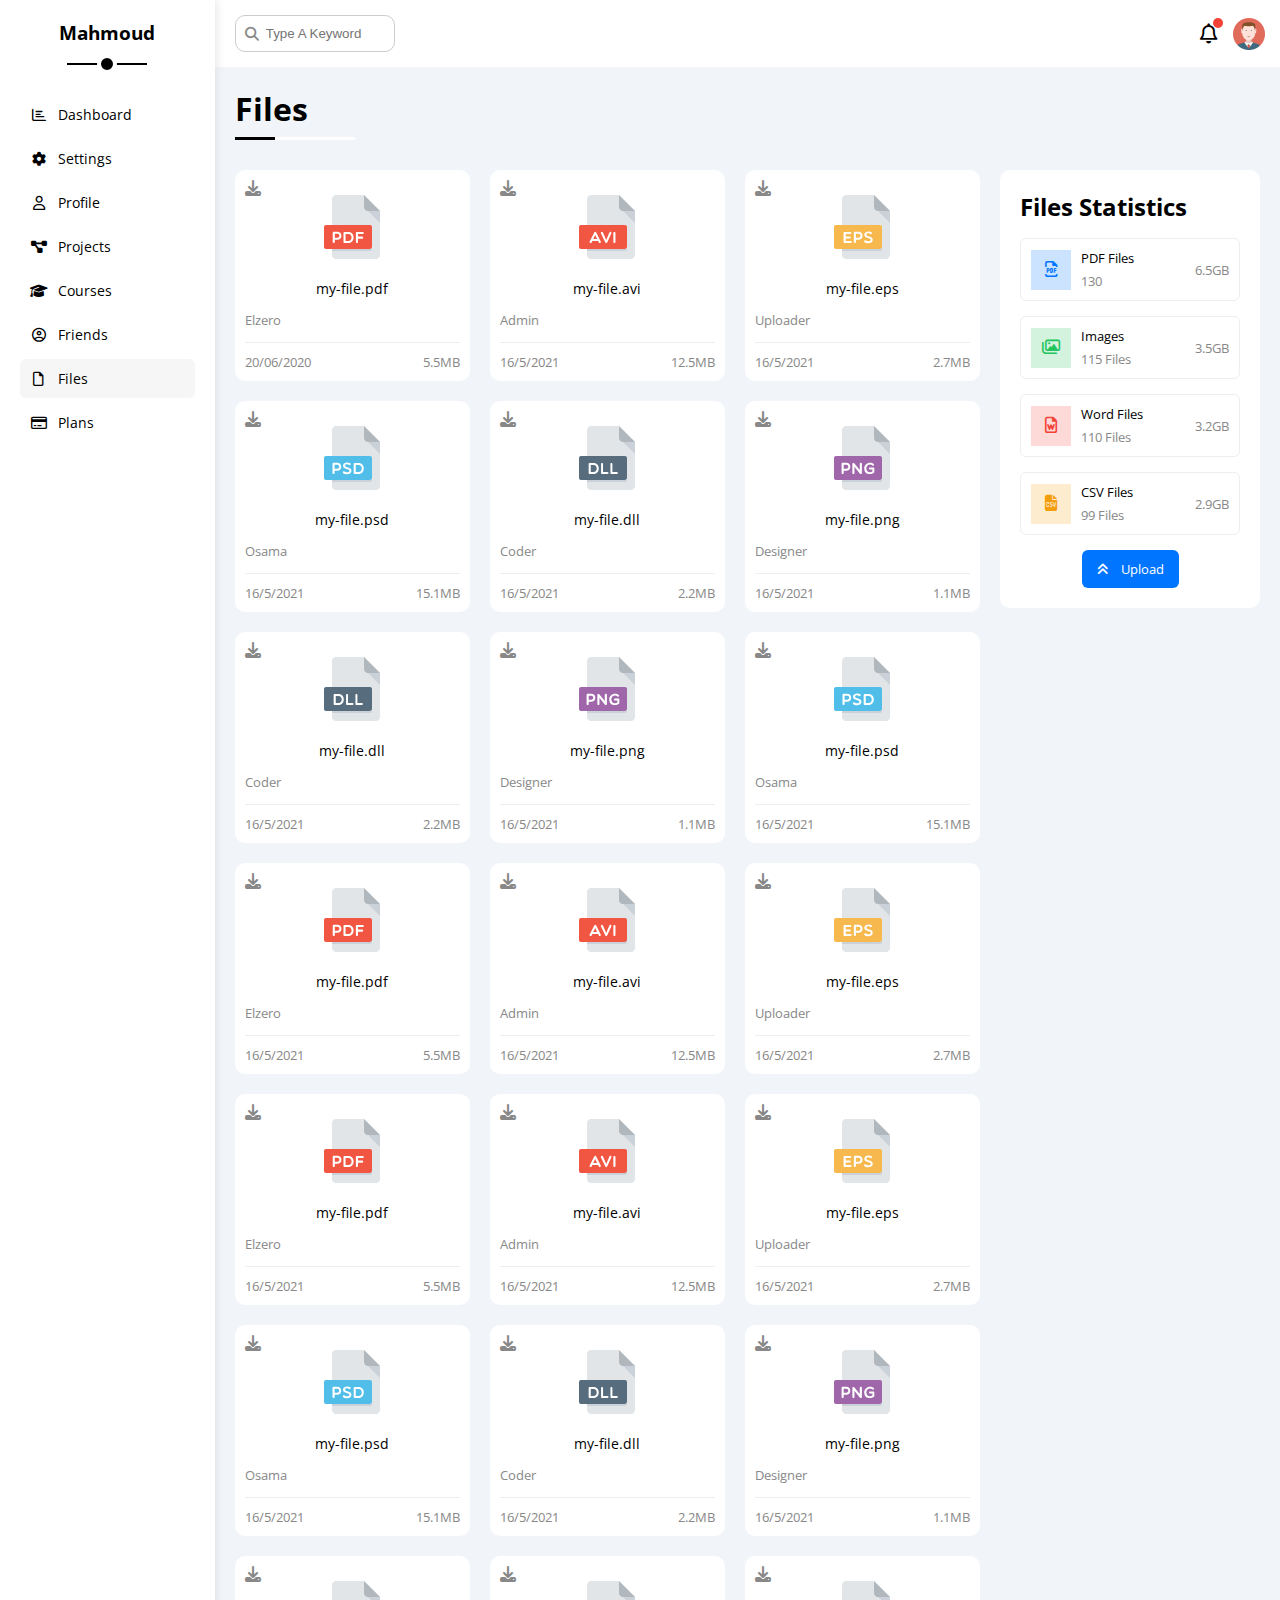
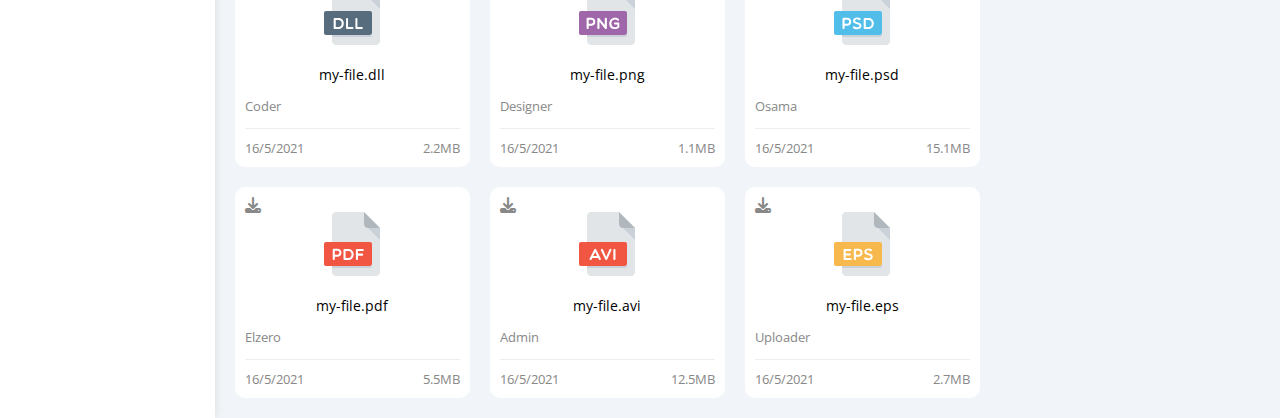
<file: files.html>
<!DOCTYPE html>
<html lang="en">
  <head>
    <meta charset="UTF-8" />
    <meta http-equiv="X-UA-Compatible" content="IE=edge" />
    <meta name="viewport" content="width=device-width, initial-scale=1.0" />
    <title>Files</title>
    <link rel="stylesheet" href="css/all.min.css" />
    <link rel="stylesheet" href="css/framework.css" />
    <link rel="stylesheet" href="css/master.css" />
    <link rel="preconnect" href="https://fonts.googleapis.com" />
    <link rel="preconnect" href="https://fonts.gstatic.com" crossorigin />
    <link href="https://fonts.googleapis.com/css2?family=Open+Sans:wght@300;500&display=swap" rel="stylesheet" />
  </head>
  <body>
    <div class="page d-flex">
      <div class="sidebar bg-white p-20 p-relative">
        <h3 class="p-relative txt-c mt-0 hide-mobile">Mahmoud</h3>
        <ul>
          <li>
            <a class="d-flex align-center fs-14 c-black rad-6 p-10" href="index.html">
              <i class="fa-regular fa-chart-bar fa-fw"></i>
              <span>Dashboard</span>
            </a>
          </li>
          <li>
            <a class="d-flex align-center fs-14 c-black rad-6 p-10" href="settings.html">
              <i class="fa-solid fa-gear fa-fw"></i>
              <span>Settings</span>
            </a>
          </li>
          <li>
            <a class="d-flex align-center fs-14 c-black rad-6 p-10" href="profile.html">
              <i class="fa-regular fa-user fa-fw"></i>
              <span>Profile</span>
            </a>
          </li>
          <li>
            <a class="d-flex align-center fs-14 c-black rad-6 p-10" href="projects.html">
              <i class="fa-solid fa-diagram-project fa-fw"></i>
              <span>Projects</span>
            </a>
          </li>
          <li>
            <a class="d-flex align-center fs-14 c-black rad-6 p-10" href="courses.html">
              <i class="fa-solid fa-graduation-cap fa-fw"></i>
              <span>Courses</span>
            </a>
          </li>
          <li>
            <a class="d-flex align-center fs-14 c-black rad-6 p-10" href="friends.html">
              <i class="fa-regular fa-circle-user fa-fw"></i>
              <span>Friends</span>
            </a>
          </li>
          <li>
            <a class="active d-flex align-center fs-14 c-black rad-6 p-10" href="files.html">
              <i class="fa-regular fa-file fa-fw"></i>
              <span>Files</span>
            </a>
          </li>
          <li>
            <a class="d-flex align-center fs-14 c-black rad-6 p-10" href="plans.html">
              <i class="fa-regular fa-credit-card fa-fw"></i>
              <span>Plans</span>
            </a>
          </li>
        </ul>
      </div>
      <div class="content w-full">
        <!-- Start Head -->
        <div class="head bg-white p-15 between-flex">
          <div class="search p-relative">
            <input class="p-10" type="search" placeholder="Type A Keyword" />
          </div>
          <div class="icons d-flex align-center">
            <span class="notification p-relative">
              <i class="fa-regular fa-bell fa-lg"></i>
            </span>
            <img src="imgs/avatar.png" alt="" />
          </div>
        </div>
        <!-- End Head -->
        <h1 class="p-relative">Files</h1>
        <div class="files-page d-flex m-20 gap-20">
          <div class="files-stats p-20 bg-white rad-10">
            <h2 class="mt-0 mb-15 txt-c-mobile">Files Statistics</h2>
            <div class="d-flex align-center border-eee p-10 rad-6 mb-15 fs-13">
              <i class="fa-regular fa-file-pdf fa-lg blue center-flex c-blue icon"></i>
              <div class="info">
                <span>PDF Files</span>
                <span class="c-grey d-block mt-5">130</span>
              </div>
              <div class="size c-grey">6.5GB</div>
            </div>
            <div class="d-flex align-center border-eee p-10 rad-6 mb-15 fs-13">
              <i class="fa-regular fa-images fa-lg green center-flex c-green icon"></i>
              <div class="info">
                <span>Images</span>
                <span class="c-grey d-block mt-5">115 Files</span>
              </div>
              <div class="size c-grey">3.5GB</div>
            </div>
            <div class="d-flex align-center border-eee p-10 rad-6 mb-15 fs-13">
              <i class="fa-regular fa-file-word fa-lg red center-flex c-red icon"></i>
              <div class="info">
                <span>Word Files</span>
                <span class="c-grey d-block mt-5">110 Files</span>
              </div>
              <div class="size c-grey">3.2GB</div>
            </div>
            <div class="d-flex align-center border-eee p-10 rad-6 fs-13">
              <i class="fa-solid fa-file-csv fa-lg orange center-flex c-orange icon"></i>
              <div class="info">
                <span>CSV Files</span>
                <span class="c-grey d-block mt-5">99 Files</span>
              </div>
              <div class="size c-grey">2.9GB</div>
            </div>
            <a class="upload bg-blue c-white fs-13 rad-6 d-block w-fit" href="#">
              <i class="fa-solid fa-angles-up mr-10"></i>
              Upload
            </a>
          </div>
          <div class="files-content d-grid gap-20">
            <div class="file bg-white p-10 rad-10">
              <i class="fa-solid fa-download c-grey p-absolute"></i>
              <div class="icon txt-c">
                <img class="mt-15 mb-15" src="imgs/pdf.svg" alt="" />
              </div>
              <div class="txt-c mb-10 fs-14">my-file.pdf</div>
              <p class="c-grey fs-13">Elzero</p>
              <div class="info between-flex mt-10 pt-10 fs-13 c-grey">
                <span>20/06/2020</span>
                <span>5.5MB</span>
              </div>
            </div>
            <div class="file bg-white p-10 rad-10">
              <i class="fa-solid fa-download c-grey p-absolute"></i>
              <div class="icon txt-c">
                <img class="mt-15 mb-15" src="imgs/avi.svg" alt="" />
              </div>
              <div class="txt-c mb-10 fs-14">my-file.avi</div>
              <p class="c-grey fs-13">Admin</p>
              <div class="info between-flex mt-10 pt-10 fs-13 c-grey">
                <span>16/5/2021</span>
                <span>12.5MB</span>
              </div>
            </div>
            <div class="file bg-white p-10 rad-10">
              <i class="fa-solid fa-download c-grey p-absolute"></i>
              <div class="icon txt-c">
                <img class="mt-15 mb-15" src="imgs/eps.svg" alt="" />
              </div>
              <div class="txt-c mb-10 fs-14">my-file.eps</div>
              <p class="c-grey fs-13">Uploader</p>
              <div class="info between-flex mt-10 pt-10 fs-13 c-grey">
                <span>16/5/2021</span>
                <span>2.7MB</span>
              </div>
            </div>
            <div class="file bg-white p-10 rad-10">
              <i class="fa-solid fa-download c-grey p-absolute"></i>
              <div class="icon txt-c">
                <img class="mt-15 mb-15" src="imgs/psd.svg" alt="" />
              </div>
              <div class="txt-c mb-10 fs-14">my-file.psd</div>
              <p class="c-grey fs-13">Osama</p>
              <div class="info between-flex mt-10 pt-10 fs-13 c-grey">
                <span>16/5/2021</span>
                <span>15.1MB</span>
              </div>
            </div>
            <div class="file bg-white p-10 rad-10">
              <i class="fa-solid fa-download c-grey p-absolute"></i>
              <div class="icon txt-c">
                <img class="mt-15 mb-15" src="imgs/dll.svg" alt="" />
              </div>
              <div class="txt-c mb-10 fs-14">my-file.dll</div>
              <p class="c-grey fs-13">Coder</p>
              <div class="info between-flex mt-10 pt-10 fs-13 c-grey">
                <span>16/5/2021</span>
                <span>2.2MB</span>
              </div>
            </div>
            <div class="file bg-white p-10 rad-10">
              <i class="fa-solid fa-download c-grey p-absolute"></i>
              <div class="icon txt-c">
                <img class="mt-15 mb-15" src="imgs/png.svg" alt="" />
              </div>
              <div class="txt-c mb-10 fs-14">my-file.png</div>
              <p class="c-grey fs-13">Designer</p>
              <div class="info between-flex mt-10 pt-10 fs-13 c-grey">
                <span>16/5/2021</span>
                <span>1.1MB</span>
              </div>
            </div>
            <div class="file bg-white p-10 rad-10">
              <i class="fa-solid fa-download c-grey p-absolute"></i>
              <div class="icon txt-c">
                <img class="mt-15 mb-15" src="imgs/dll.svg" alt="" />
              </div>
              <div class="txt-c mb-10 fs-14">my-file.dll</div>
              <p class="c-grey fs-13">Coder</p>
              <div class="info between-flex mt-10 pt-10 fs-13 c-grey">
                <span>16/5/2021</span>
                <span>2.2MB</span>
              </div>
            </div>
            <div class="file bg-white p-10 rad-10">
              <i class="fa-solid fa-download c-grey p-absolute"></i>
              <div class="icon txt-c">
                <img class="mt-15 mb-15" src="imgs/png.svg" alt="" />
              </div>
              <div class="txt-c mb-10 fs-14">my-file.png</div>
              <p class="c-grey fs-13">Designer</p>
              <div class="info between-flex mt-10 pt-10 fs-13 c-grey">
                <span>16/5/2021</span>
                <span>1.1MB</span>
              </div>
            </div>
            <div class="file bg-white p-10 rad-10">
              <i class="fa-solid fa-download c-grey p-absolute"></i>
              <div class="icon txt-c">
                <img class="mt-15 mb-15" src="imgs/psd.svg" alt="" />
              </div>
              <div class="txt-c mb-10 fs-14">my-file.psd</div>
              <p class="c-grey fs-13">Osama</p>
              <div class="info between-flex mt-10 pt-10 fs-13 c-grey">
                <span>16/5/2021</span>
                <span>15.1MB</span>
              </div>
            </div>
            <div class="file bg-white p-10 rad-10">
              <i class="fa-solid fa-download c-grey p-absolute"></i>
              <div class="icon txt-c">
                <img class="mt-15 mb-15" src="imgs/pdf.svg" alt="" />
              </div>
              <div class="txt-c mb-10 fs-14">my-file.pdf</div>
              <p class="c-grey fs-13">Elzero</p>
              <div class="info between-flex mt-10 pt-10 fs-13 c-grey">
                <span>16/5/2021</span>
                <span>5.5MB</span>
              </div>
            </div>
            <div class="file bg-white p-10 rad-10">
              <i class="fa-solid fa-download c-grey p-absolute"></i>
              <div class="icon txt-c">
                <img class="mt-15 mb-15" src="imgs/avi.svg" alt="" />
              </div>
              <div class="txt-c mb-10 fs-14">my-file.avi</div>
              <p class="c-grey fs-13">Admin</p>
              <div class="info between-flex mt-10 pt-10 fs-13 c-grey">
                <span>16/5/2021</span>
                <span>12.5MB</span>
              </div>
            </div>
            <div class="file bg-white p-10 rad-10">
              <i class="fa-solid fa-download c-grey p-absolute"></i>
              <div class="icon txt-c">
                <img class="mt-15 mb-15" src="imgs/eps.svg" alt="" />
              </div>
              <div class="txt-c mb-10 fs-14">my-file.eps</div>
              <p class="c-grey fs-13">Uploader</p>
              <div class="info between-flex mt-10 pt-10 fs-13 c-grey">
                <span>16/5/2021</span>
                <span>2.7MB</span>
              </div>
            </div>
            <div class="file bg-white p-10 rad-10">
              <i class="fa-solid fa-download c-grey p-absolute"></i>
              <div class="icon txt-c">
                <img class="mt-15 mb-15" src="imgs/pdf.svg" alt="" />
              </div>
              <div class="txt-c mb-10 fs-14">my-file.pdf</div>
              <p class="c-grey fs-13">Elzero</p>
              <div class="info between-flex mt-10 pt-10 fs-13 c-grey">
                <span>16/5/2021</span>
                <span>5.5MB</span>
              </div>
            </div>
            <div class="file bg-white p-10 rad-10">
              <i class="fa-solid fa-download c-grey p-absolute"></i>
              <div class="icon txt-c">
                <img class="mt-15 mb-15" src="imgs/avi.svg" alt="" />
              </div>
              <div class="txt-c mb-10 fs-14">my-file.avi</div>
              <p class="c-grey fs-13">Admin</p>
              <div class="info between-flex mt-10 pt-10 fs-13 c-grey">
                <span>16/5/2021</span>
                <span>12.5MB</span>
              </div>
            </div>
            <div class="file bg-white p-10 rad-10">
              <i class="fa-solid fa-download c-grey p-absolute"></i>
              <div class="icon txt-c">
                <img class="mt-15 mb-15" src="imgs/eps.svg" alt="" />
              </div>
              <div class="txt-c mb-10 fs-14">my-file.eps</div>
              <p class="c-grey fs-13">Uploader</p>
              <div class="info between-flex mt-10 pt-10 fs-13 c-grey">
                <span>16/5/2021</span>
                <span>2.7MB</span>
              </div>
            </div>
            <div class="file bg-white p-10 rad-10">
              <i class="fa-solid fa-download c-grey p-absolute"></i>
              <div class="icon txt-c">
                <img class="mt-15 mb-15" src="imgs/psd.svg" alt="" />
              </div>
              <div class="txt-c mb-10 fs-14">my-file.psd</div>
              <p class="c-grey fs-13">Osama</p>
              <div class="info between-flex mt-10 pt-10 fs-13 c-grey">
                <span>16/5/2021</span>
                <span>15.1MB</span>
              </div>
            </div>
            <div class="file bg-white p-10 rad-10">
              <i class="fa-solid fa-download c-grey p-absolute"></i>
              <div class="icon txt-c">
                <img class="mt-15 mb-15" src="imgs/dll.svg" alt="" />
              </div>
              <div class="txt-c mb-10 fs-14">my-file.dll</div>
              <p class="c-grey fs-13">Coder</p>
              <div class="info between-flex mt-10 pt-10 fs-13 c-grey">
                <span>16/5/2021</span>
                <span>2.2MB</span>
              </div>
            </div>
            <div class="file bg-white p-10 rad-10">
              <i class="fa-solid fa-download c-grey p-absolute"></i>
              <div class="icon txt-c">
                <img class="mt-15 mb-15" src="imgs/png.svg" alt="" />
              </div>
              <div class="txt-c mb-10 fs-14">my-file.png</div>
              <p class="c-grey fs-13">Designer</p>
              <div class="info between-flex mt-10 pt-10 fs-13 c-grey">
                <span>16/5/2021</span>
                <span>1.1MB</span>
              </div>
            </div>
            <div class="file bg-white p-10 rad-10">
              <i class="fa-solid fa-download c-grey p-absolute"></i>
              <div class="icon txt-c">
                <img class="mt-15 mb-15" src="imgs/dll.svg" alt="" />
              </div>
              <div class="txt-c mb-10 fs-14">my-file.dll</div>
              <p class="c-grey fs-13">Coder</p>
              <div class="info between-flex mt-10 pt-10 fs-13 c-grey">
                <span>16/5/2021</span>
                <span>2.2MB</span>
              </div>
            </div>
            <div class="file bg-white p-10 rad-10">
              <i class="fa-solid fa-download c-grey p-absolute"></i>
              <div class="icon txt-c">
                <img class="mt-15 mb-15" src="imgs/png.svg" alt="" />
              </div>
              <div class="txt-c mb-10 fs-14">my-file.png</div>
              <p class="c-grey fs-13">Designer</p>
              <div class="info between-flex mt-10 pt-10 fs-13 c-grey">
                <span>16/5/2021</span>
                <span>1.1MB</span>
              </div>
            </div>
            <div class="file bg-white p-10 rad-10">
              <i class="fa-solid fa-download c-grey p-absolute"></i>
              <div class="icon txt-c">
                <img class="mt-15 mb-15" src="imgs/psd.svg" alt="" />
              </div>
              <div class="txt-c mb-10 fs-14">my-file.psd</div>
              <p class="c-grey fs-13">Osama</p>
              <div class="info between-flex mt-10 pt-10 fs-13 c-grey">
                <span>16/5/2021</span>
                <span>15.1MB</span>
              </div>
            </div>
            <div class="file bg-white p-10 rad-10">
              <i class="fa-solid fa-download c-grey p-absolute"></i>
              <div class="icon txt-c">
                <img class="mt-15 mb-15" src="imgs/pdf.svg" alt="" />
              </div>
              <div class="txt-c mb-10 fs-14">my-file.pdf</div>
              <p class="c-grey fs-13">Elzero</p>
              <div class="info between-flex mt-10 pt-10 fs-13 c-grey">
                <span>16/5/2021</span>
                <span>5.5MB</span>
              </div>
            </div>
            <div class="file bg-white p-10 rad-10">
              <i class="fa-solid fa-download c-grey p-absolute"></i>
              <div class="icon txt-c">
                <img class="mt-15 mb-15" src="imgs/avi.svg" alt="" />
              </div>
              <div class="txt-c mb-10 fs-14">my-file.avi</div>
              <p class="c-grey fs-13">Admin</p>
              <div class="info between-flex mt-10 pt-10 fs-13 c-grey">
                <span>16/5/2021</span>
                <span>12.5MB</span>
              </div>
            </div>
            <div class="file bg-white p-10 rad-10">
              <i class="fa-solid fa-download c-grey p-absolute"></i>
              <div class="icon txt-c">
                <img class="mt-15 mb-15" src="imgs/eps.svg" alt="" />
              </div>
              <div class="txt-c mb-10 fs-14">my-file.eps</div>
              <p class="c-grey fs-13">Uploader</p>
              <div class="info between-flex mt-10 pt-10 fs-13 c-grey">
                <span>16/5/2021</span>
                <span>2.7MB</span>
              </div>
            </div>
          </div>
        </div>
      </div>
    </div>
  </body>
</html>
</file>
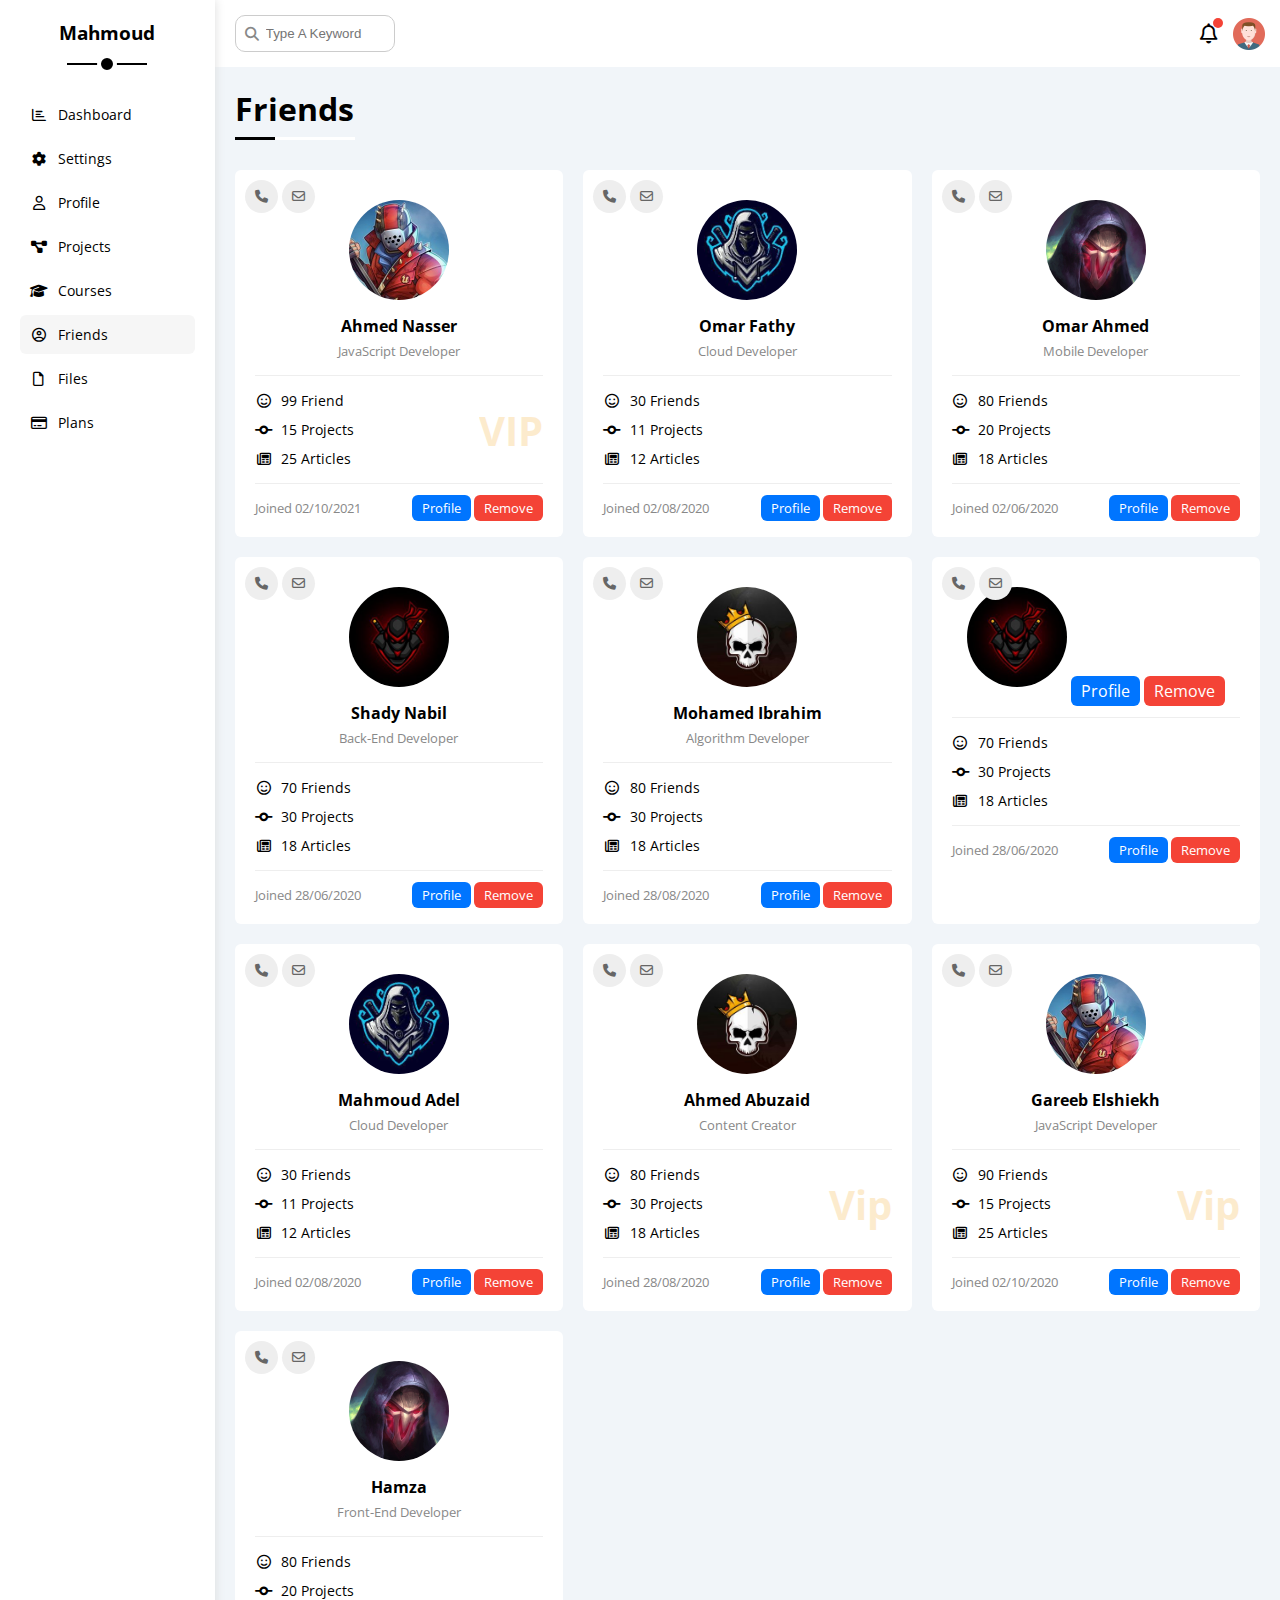
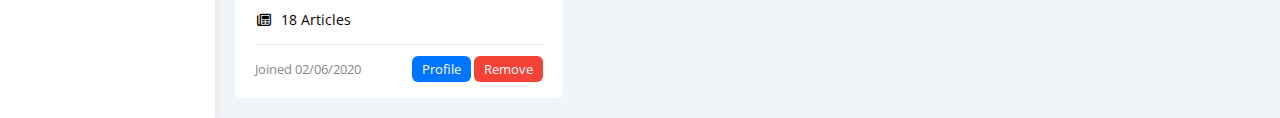
<file: friends.html>
<!DOCTYPE html>
<html lang="en">
  <head>
    <meta charset="UTF-8" />
    <meta http-equiv="X-UA-Compatible" content="IE=edge" />
    <meta name="viewport" content="width=device-width, initial-scale=1.0" />
    <title>Friends</title>
    <link rel="stylesheet" href="css/all.min.css" />
    <link rel="stylesheet" href="css/framework.css" />
    <link rel="stylesheet" href="css/master.css" />
    <link rel="preconnect" href="https://fonts.googleapis.com" />
    <link rel="preconnect" href="https://fonts.gstatic.com" crossorigin />
    <link href="https://fonts.googleapis.com/css2?family=Open+Sans:wght@300;500&display=swap" rel="stylesheet" />
  </head>
  <body>
    <div class="page d-flex">
      <div class="sidebar bg-white p-20 p-relative">
        <h3 class="p-relative txt-c mt-0 hide-mobile">Mahmoud</h3>
        <ul>
          <li>
            <a class="d-flex align-center fs-14 c-black rad-6 p-10" href="index.html">
              <i class="fa-regular fa-chart-bar fa-fw"></i>
              <span>Dashboard</span>
            </a>
          </li>
          <li>
            <a class="d-flex align-center fs-14 c-black rad-6 p-10" href="settings.html">
              <i class="fa-solid fa-gear fa-fw"></i>
              <span>Settings</span>
            </a>
          </li>
          <li>
            <a class="d-flex align-center fs-14 c-black rad-6 p-10" href="profile.html">
              <i class="fa-regular fa-user fa-fw"></i>
              <span>Profile</span>
            </a>
          </li>
          <li>
            <a class="d-flex align-center fs-14 c-black rad-6 p-10" href="projects.html">
              <i class="fa-solid fa-diagram-project fa-fw"></i>
              <span>Projects</span>
            </a>
          </li>
          <li>
            <a class="d-flex align-center fs-14 c-black rad-6 p-10" href="courses.html">
              <i class="fa-solid fa-graduation-cap fa-fw"></i>
              <span>Courses</span>
            </a>
          </li>
          <li>
            <a class="active d-flex align-center fs-14 c-black rad-6 p-10" href="friends.html">
              <i class="fa-regular fa-circle-user fa-fw"></i>
              <span>Friends</span>
            </a>
          </li>
          <li>
            <a class="d-flex align-center fs-14 c-black rad-6 p-10" href="files.html">
              <i class="fa-regular fa-file fa-fw"></i>
              <span>Files</span>
            </a>
          </li>
          <li>
            <a class="d-flex align-center fs-14 c-black rad-6 p-10" href="plans.html">
              <i class="fa-regular fa-credit-card fa-fw"></i>
              <span>Plans</span>
            </a>
          </li>
        </ul>
      </div>
      <div class="content w-full">
        <!-- Start Head -->
        <div class="head bg-white p-15 between-flex">
          <div class="search p-relative">
            <input class="p-10" type="search" placeholder="Type A Keyword" />
          </div>
          <div class="icons d-flex align-center">
            <span class="notification p-relative">
              <i class="fa-regular fa-bell fa-lg"></i>
            </span>
            <img src="imgs/avatar.png" alt="" />
          </div>
        </div>
        <!-- End Head -->
        <h1 class="p-relative">Friends</h1>
        <div class="friends-page d-grid m-20 gap-20">
          <div class="friend bg-white rad-6 p-20 p-relative">
            <div class="contact">
              <i class="fa-solid fa-phone"></i>
              <i class="fa-regular fa-envelope"></i>
            </div>
            <div class="txt-c">
              <img class="rad-half mt-10 mb-10 w-100 h-100" src="imgs/friend-01.jpg" alt="" />
              <h4 class="m-0">Ahmed Nasser</h4>
              <p class="c-grey fs-13 mt-5 mb-0">JavaScript Developer</p>
            </div>
            <div class="icons fs-14 p-relative">
              <div class="mb-10">
                <i class="fa-regular fa-face-smile fa-fw"></i>
                <span>99 Friend</span>
              </div>
              <div class="mb-10">
                <i class="fa-solid fa-code-commit fa-fw"></i>
                <span>15 Projects</span>
              </div>
              <div>
                <i class="fa-regular fa-newspaper fa-fw"></i>
                <span>25 Articles</span>
              </div>
              <span class="vip fw-bold c-orange">VIP</span>
            </div>
            <div class="info between-flex fs-13">
              <span class="c-grey">Joined 02/10/2021</span>
              <div>
                <a class="bg-blue c-white btn-shape d-inline-block mbo-10" href="profile.html">Profile</a>
                <a class="bg-red c-white btn-shape d-inline-block mbo-10" href="#">Remove</a>
              </div>
            </div>
          </div>
          <div class="friend bg-white rad-6 p-20 p-relative">
            <div class="contact">
              <i class="fa-solid fa-phone"></i>
              <i class="fa-regular fa-envelope"></i>
            </div>
            <div class="txt-c">
              <img class="rad-half mt-10 mb-10 w-100 h-100" src="imgs/friend-02.jpg" alt="" />
              <h4 class="m-0">Omar Fathy</h4>
              <p class="c-grey fs-13 mt-5 mb-0">Cloud Developer</p>
            </div>
            <div class="icons fs-14 p-relative">
              <div class="mb-10">
                <i class="fa-regular fa-face-smile fa-fw"></i>
                <span>30 Friends</span>
              </div>
              <div class="mb-10">
                <i class="fa-solid fa-code-commit fa-fw"></i>
                <span>11 Projects</span>
              </div>
              <div>
                <i class="fa-regular fa-newspaper fa-fw"></i>
                <span>12 Articles</span>
              </div>
            </div>
            <div class="info between-flex fs-13">
              <span class="c-grey">Joined 02/08/2020</span>
              <div>
                <a class="bg-blue c-white btn-shape d-inline-block mbo-10" href="profile.html">Profile</a>
                <a class="bg-red c-white btn-shape d-inline-block mbo-10" href="#">Remove</a>
              </div>
            </div>
          </div>
          <div class="friend bg-white rad-6 p-20 p-relative">
            <div class="contact">
              <i class="fa-solid fa-phone"></i>
              <i class="fa-regular fa-envelope"></i>
            </div>
            <div class="txt-c">
              <img class="rad-half mt-10 mb-10 w-100 h-100" src="imgs/friend-03.jpg" alt="" />
              <h4 class="m-0">Omar Ahmed</h4>
              <p class="c-grey fs-13 mt-5 mb-0">Mobile Developer</p>
            </div>
            <div class="icons fs-14 p-relative">
              <div class="mb-10">
                <i class="fa-regular fa-face-smile fa-fw"></i>
                <span>80 Friends</span>
              </div>
              <div class="mb-10">
                <i class="fa-solid fa-code-commit fa-fw"></i>
                <span>20 Projects</span>
              </div>
              <div>
                <i class="fa-regular fa-newspaper fa-fw"></i>
                <span>18 Articles</span>
              </div>
            </div>
            <div class="info between-flex fs-13">
              <span class="c-grey">Joined 02/06/2020</span>
              <div>
                <a class="bg-blue c-white btn-shape d-inline-block mbo-10" href="profile.html">Profile</a>
                <a class="bg-red c-white btn-shape d-inline-block mbo-10" href="#">Remove</a>
              </div>
            </div>
          </div>
          <div class="friend bg-white rad-6 p-20 p-relative">
            <div class="contact">
              <i class="fa-solid fa-phone"></i>
              <i class="fa-regular fa-envelope"></i>
            </div>
            <div class="txt-c">
              <img class="rad-half mt-10 mb-10 w-100 h-100" src="imgs/friend-04.jpg" alt="" />
              <h4 class="m-0">Shady Nabil</h4>
              <p class="c-grey fs-13 mt-5 mb-0">Back-End Developer</p>
            </div>
            <div class="icons fs-14 p-relative">
              <div class="mb-10">
                <i class="fa-regular fa-face-smile fa-fw"></i>
                <span>70 Friends</span>
              </div>
              <div class="mb-10">
                <i class="fa-solid fa-code-commit fa-fw"></i>
                <span>30 Projects</span>
              </div>
              <div>
                <i class="fa-regular fa-newspaper fa-fw"></i>
                <span>18 Articles</span>
              </div>
            </div>
            <div class="info between-flex fs-13">
              <span class="c-grey">Joined 28/06/2020</span>
              <div>
                <a class="bg-blue c-white btn-shape d-inline-block mbo-10" href="profile.html">Profile</a>
                <a class="bg-red c-white btn-shape d-inline-block mbo-10" href="#">Remove</a>
              </div>
            </div>
          </div>
          <div class="friend bg-white rad-6 p-20 p-relative">
            <div class="contact">
              <i class="fa-solid fa-phone"></i>
              <i class="fa-regular fa-envelope"></i>
            </div>
            <div class="txt-c">
              <img class="rad-half mt-10 mb-10 w-100 h-100" src="imgs/friend-05.jpg" alt="" />
              <h4 class="m-0">Mohamed Ibrahim</h4>
              <p class="c-grey fs-13 mt-5 mb-0">Algorithm Developer</p>
            </div>
            <div class="icons fs-14 p-relative">
              <div class="mb-10">
                <i class="fa-regular fa-face-smile fa-fw"></i>
                <span>80 Friends</span>
              </div>
              <div class="mb-10">
                <i class="fa-solid fa-code-commit fa-fw"></i>
                <span>30 Projects</span>
              </div>
              <div>
                <i class="fa-regular fa-newspaper fa-fw"></i>
                <span>18 Articles</span>
              </div>
            </div>
            <div class="info between-flex fs-13">
              <span class="c-grey">Joined 28/08/2020</span>
              <div>
                <a class="bg-blue c-white btn-shape d-inline-block mbo-10" href="profile.html">Profile</a>
                <a class="bg-red c-white btn-shape d-inline-block mbo-10" href="#">Remove</a>
              </div>
            </div>
          </div>
          <div class="friend bg-white rad-6 p-20 p-relative">
            <div class="contact">
              <i class="fa-solid fa-phone"></i>
              <i class="fa-regular fa-envelope"></i>
            </div>
            <div class="txt-c">
              <img class="rad-half mt-10 mb-10 w-100 h-100" src="imgs/friend-04.jpg" alt="" />
              <a class="bg-blue c-white btn-shape d-inline-block mbo-10" href="profile.html">Profile</a>
                <a class="bg-red c-white btn-shape d-inline-block mbo-10" href="#">Remove</a>
            </div>
            <div class="icons fs-14 p-relative">
              <div class="mb-10">
                <i class="fa-regular fa-face-smile fa-fw"></i>
                <span>70 Friends</span>
              </div>
              <div class="mb-10">
                <i class="fa-solid fa-code-commit fa-fw"></i>
                <span>30 Projects</span>
              </div>
              <div>
                <i class="fa-regular fa-newspaper fa-fw"></i>
                <span>18 Articles</span>
              </div>
            </div>
            <div class="info between-flex fs-13">
              <span class="c-grey">Joined 28/06/2020</span>
              <div>
                <a class="bg-blue c-white btn-shape d-inline-block mbo-10" href="profile.html">Profile</a>
                <a class="bg-red c-white btn-shape d-inline-block mbo-10" href="#">Remove</a>
              </div>
            </div>
          </div>
          <div class="friend bg-white rad-6 p-20 p-relative">
            <div class="contact">
              <i class="fa-solid fa-phone"></i>
              <i class="fa-regular fa-envelope"></i>
            </div>
            <div class="txt-c">
              <img class="rad-half mt-10 mb-10 w-100 h-100" src="imgs/friend-02.jpg" alt="" />
              <h4 class="m-0">Mahmoud Adel</h4>
              <p class="c-grey fs-13 mt-5 mb-0">Cloud Developer</p>
            </div>
            <div class="icons fs-14 p-relative">
              <div class="mb-10">
                <i class="fa-regular fa-face-smile fa-fw"></i>
                <span>30 Friends</span>
              </div>
              <div class="mb-10">
                <i class="fa-solid fa-code-commit fa-fw"></i>
                <span>11 Projects</span>
              </div>
              <div>
                <i class="fa-regular fa-newspaper fa-fw"></i>
                <span>12 Articles</span>
              </div>
            </div>
            <div class="info between-flex fs-13">
              <span class="c-grey">Joined 02/08/2020</span>
              <div>
                <a class="bg-blue c-white btn-shape d-inline-block mbo-10" href="profile.html">Profile</a>
                <a class="bg-red c-white btn-shape d-inline-block mbo-10" href="#">Remove</a>
              </div>
            </div>
          </div>
          <div class="friend bg-white rad-6 p-20 p-relative">
            <div class="contact">
              <i class="fa-solid fa-phone"></i>
              <i class="fa-regular fa-envelope"></i>
            </div>
            <div class="txt-c">
              <img class="rad-half mt-10 mb-10 w-100 h-100" src="imgs/friend-05.jpg" alt="" />
              <h4 class="m-0">Ahmed Abuzaid</h4>
              <p class="c-grey fs-13 mt-5 mb-0">Content Creator</p>
            </div>
            <div class="icons fs-14 p-relative">
              <div class="mb-10">
                <i class="fa-regular fa-face-smile fa-fw"></i>
                <span>80 Friends</span>
              </div>
              <div class="mb-10">
                <i class="fa-solid fa-code-commit fa-fw"></i>
                <span>30 Projects</span>
              </div>
              <div>
                <i class="fa-regular fa-newspaper fa-fw"></i>
                <span>18 Articles</span>
              </div>
              <span class="vip fw-bold c-orange">Vip</span>
            </div>
            <div class="info between-flex fs-13">
              <span class="c-grey">Joined 28/08/2020</span>
              <div>
                <a class="bg-blue c-white btn-shape d-inline-block mbo-10" href="profile.html">Profile</a>
                <a class="bg-red c-white btn-shape d-inline-block mbo-10" href="#">Remove</a>
              </div>
            </div>
          </div>
          <div class="friend bg-white rad-6 p-20 p-relative">
            <div class="contact">
              <i class="fa-solid fa-phone"></i>
              <i class="fa-regular fa-envelope"></i>
            </div>
            <div class="txt-c">
              <img class="rad-half mt-10 mb-10 w-100 h-100" src="imgs/friend-01.jpg" alt="" />
              <h4 class="m-0">Gareeb Elshiekh</h4>
              <p class="c-grey fs-13 mt-5 mb-0">JavaScript Developer</p>
            </div>
            <div class="icons fs-14 p-relative">
              <div class="mb-10">
                <i class="fa-regular fa-face-smile fa-fw"></i>
                <span>90 Friends</span>
              </div>
              <div class="mb-10">
                <i class="fa-solid fa-code-commit fa-fw"></i>
                <span>15 Projects</span>
              </div>
              <div>
                <i class="fa-regular fa-newspaper fa-fw"></i>
                <span>25 Articles</span>
              </div>
              <span class="vip fw-bold c-orange">Vip</span>
            </div>
            <div class="info between-flex fs-13">
              <span class="c-grey">Joined 02/10/2020</span>
              <div>
                <a class="bg-blue c-white btn-shape d-inline-block mbo-10" href="profile.html">Profile</a>
                <a class="bg-red c-white btn-shape d-inline-block mbo-10" href="#">Remove</a>
              </div>
            </div>
          </div>
          <div class="friend bg-white rad-6 p-20 p-relative">
            <div class="contact">
              <i class="fa-solid fa-phone"></i>
              <i class="fa-regular fa-envelope"></i>
            </div>
            <div class="txt-c">
              <img class="rad-half mt-10 mb-10 w-100 h-100" src="imgs/friend-03.jpg" alt="" />
              <h4 class="m-0">Hamza</h4>
              <p class="c-grey fs-13 mt-5 mb-0">Front-End Developer</p>
            </div>
            <div class="icons fs-14 p-relative">
              <div class="mb-10">
                <i class="fa-regular fa-face-smile fa-fw"></i>
                <span>80 Friends</span>
              </div>
              <div class="mb-10">
                <i class="fa-solid fa-code-commit fa-fw"></i>
                <span>20 Projects</span>
              </div>
              <div>
                <i class="fa-regular fa-newspaper fa-fw"></i>
                <span>18 Articles</span>
              </div>
            </div>
            <div class="info between-flex fs-13">
              <span class="c-grey">Joined 02/06/2020</span>
              <div>
                <a class="bg-blue c-white btn-shape d-inline-block mbo-10" href="profile.html">Profile</a>
                <a class="bg-red c-white btn-shape d-inline-block mbo-10" href="#">Remove</a>
              </div>
            </div>
          </div>
        </div>
      </div>
    </div>
  </body>
</html>
</file>
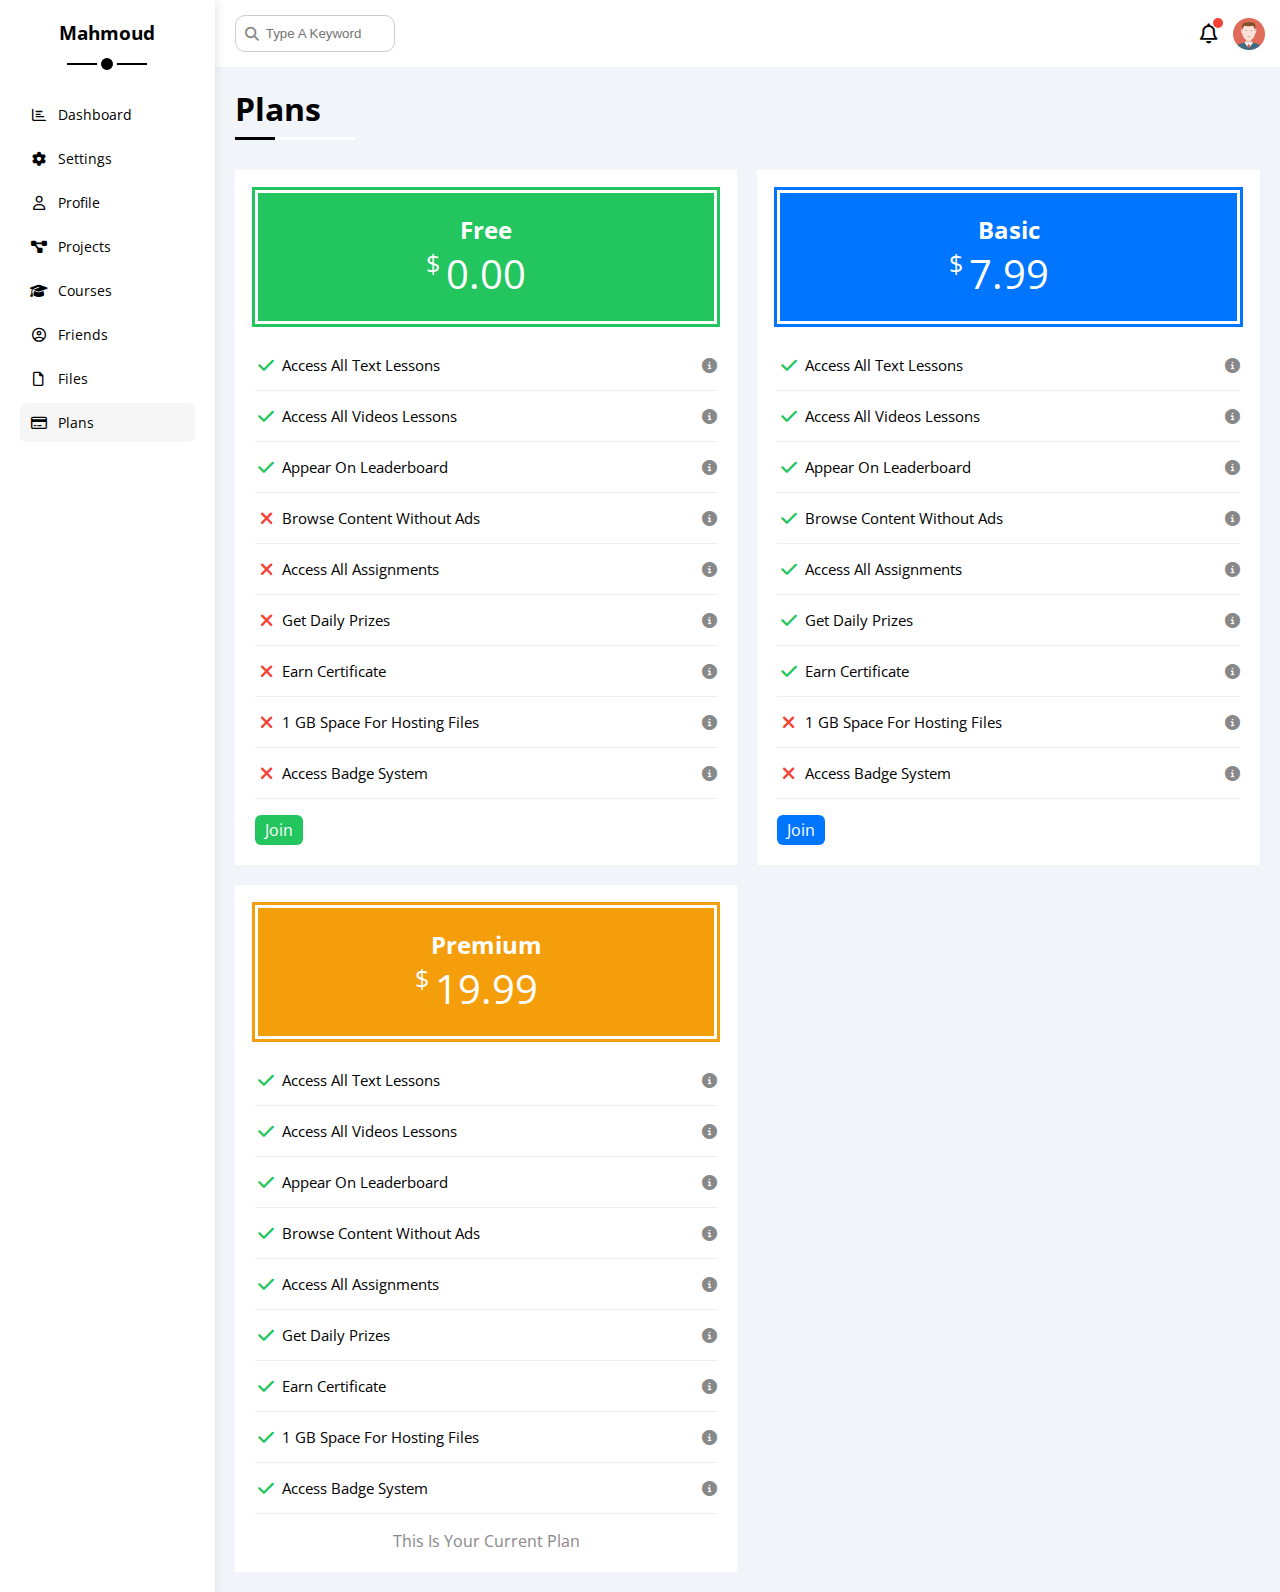
<file: plans.html>
<!DOCTYPE html>
<html lang="en">
  <head>
    <meta charset="UTF-8" />
    <meta http-equiv="X-UA-Compatible" content="IE=edge" />
    <meta name="viewport" content="width=device-width, initial-scale=1.0" />
    <title>Plans</title>
    <link rel="stylesheet" href="css/all.min.css" />
    <link rel="stylesheet" href="css/framework.css" />
    <link rel="stylesheet" href="css/master.css" />
    <link rel="preconnect" href="https://fonts.googleapis.com" />
    <link rel="preconnect" href="https://fonts.gstatic.com" crossorigin />
    <link href="https://fonts.googleapis.com/css2?family=Open+Sans:wght@300;500&display=swap" rel="stylesheet" />
  </head>
  <body>
    <div class="page d-flex">
      <div class="sidebar bg-white p-20 p-relative">
        <h3 class="p-relative txt-c mt-0 hide-mobile">Mahmoud</h3>
        <ul>
          <li>
            <a class="d-flex align-center fs-14 c-black rad-6 p-10" href="index.html">
              <i class="fa-regular fa-chart-bar fa-fw"></i>
              <span>Dashboard</span>
            </a>
          </li>
          <li>
            <a class="d-flex align-center fs-14 c-black rad-6 p-10" href="settings.html">
              <i class="fa-solid fa-gear fa-fw"></i>
              <span>Settings</span>
            </a>
          </li>
          <li>
            <a class="d-flex align-center fs-14 c-black rad-6 p-10" href="profile.html">
              <i class="fa-regular fa-user fa-fw"></i>
              <span>Profile</span>
            </a>
          </li>
          <li>
            <a class="d-flex align-center fs-14 c-black rad-6 p-10" href="projects.html">
              <i class="fa-solid fa-diagram-project fa-fw"></i>
              <span>Projects</span>
            </a>
          </li>
          <li>
            <a class="d-flex align-center fs-14 c-black rad-6 p-10" href="courses.html">
              <i class="fa-solid fa-graduation-cap fa-fw"></i>
              <span>Courses</span>
            </a>
          </li>
          <li>
            <a class="d-flex align-center fs-14 c-black rad-6 p-10" href="friends.html">
              <i class="fa-regular fa-circle-user fa-fw"></i>
              <span>Friends</span>
            </a>
          </li>
          <li>
            <a class="d-flex align-center fs-14 c-black rad-6 p-10" href="files.html">
              <i class="fa-regular fa-file fa-fw"></i>
              <span>Files</span>
            </a>
          </li>
          <li>
            <a class="active d-flex align-center fs-14 c-black rad-6 p-10" href="plans.html">
              <i class="fa-regular fa-credit-card fa-fw"></i>
              <span>Plans</span>
            </a>
          </li>
        </ul>
      </div>
      <div class="content w-full">
        <!-- Start Head -->
        <div class="head bg-white p-15 between-flex">
          <div class="search p-relative">
            <input class="p-10" type="search" placeholder="Type A Keyword" />
          </div>
          <div class="icons d-flex align-center">
            <span class="notification p-relative">
              <i class="fa-regular fa-bell fa-lg"></i>
            </span>
            <img src="imgs/avatar.png" alt="" />
          </div>
        </div>
        <!-- End Head -->
        <h1 class="p-relative">Plans</h1>
        <div class="plans-page d-grid m-20 gap-20">
          <div class="plan green bg-white p-20">
            <div class="top bg-green txt-c p-20">
              <h2 class="m-0 c-white">Free</h2>
              <div class="price c-white"><span>$</span>0.00</div>
            </div>
            <ul>
              <li>
                <i class="fa-solid fa-check fa-fw yes"></i>
                <span>Access All Text Lessons</span>
                <i class="fa-solid fa-circle-info help"></i>
              </li>
              <li>
                <i class="fa-solid fa-check fa-fw yes"></i>
                <span>Access All Videos Lessons</span>
                <i class="fa-solid fa-circle-info help"></i>
              </li>
              <li>
                <i class="fa-solid fa-check fa-fw yes"></i>
                <span>Appear On Leaderboard</span>
                <i class="fa-solid fa-circle-info help"></i>
              </li>
              <li>
                <i class="fa-solid fa-xmark fa-fw"></i>
                <span>Browse Content Without Ads</span>
                <i class="fa-solid fa-circle-info help"></i>
              </li>
              <li>
                <i class="fa-solid fa-xmark fa-fw"></i>
                <span>Access All Assignments</span>
                <i class="fa-solid fa-circle-info help"></i>
              </li>
              <li>
                <i class="fa-solid fa-xmark fa-fw"></i>
                <span>Get Daily Prizes</span>
                <i class="fa-solid fa-circle-info help"></i>
              </li>
              <li>
                <i class="fa-solid fa-xmark fa-fw"></i>
                <span>Earn Certificate</span>
                <i class="fa-solid fa-circle-info help"></i>
              </li>
              <li>
                <i class="fa-solid fa-xmark fa-fw"></i>
                <span>1 GB Space For Hosting Files</span>
                <i class="fa-solid fa-circle-info help"></i>
              </li>
              <li>
                <i class="fa-solid fa-xmark fa-fw"></i>
                <span>Access Badge System</span>
                <i class="fa-solid fa-circle-info help"></i>
              </li>
            </ul>
            <a href="#" class="btn-shape bg-green c-white d-block w-fit">Join</a>
          </div>
          <!-- Start Plan -->
          <div class="plan blue bg-white p-20">
            <div class="top bg-blue txt-c p-20">
              <h2 class="m-0 c-white">Basic</h2>
              <div class="price c-white"><span>$</span>7.99</div>
            </div>
            <ul class="list-none p-0">
              <li>
                <i class="fa-solid fa-check fa-fw yes"></i>
                <span>Access All Text Lessons</span>
                <i class="fa-solid fa-circle-info help"></i>
              </li>
              <li>
                <i class="fa-solid fa-check fa-fw yes"></i>
                <span>Access All Videos Lessons</span>
                <i class="fa-solid fa-circle-info help"></i>
              </li>
              <li>
                <i class="fa-solid fa-check fa-fw yes"></i>
                <span>Appear On Leaderboard</span>
                <i class="fa-solid fa-circle-info help"></i>
              </li>
              <li>
                <i class="fa-solid fa-check fa-fw yes"></i>
                <span>Browse Content Without Ads</span>
                <i class="fa-solid fa-circle-info help"></i>
              </li>
              <li>
                <i class="fa-solid fa-check fa-fw yes"></i>
                <span>Access All Assignments</span>
                <i class="fa-solid fa-circle-info help"></i>
              </li>
              <li>
                <i class="fa-solid fa-check fa-fw yes"></i>
                <span>Get Daily Prizes</span>
                <i class="fa-solid fa-circle-info help"></i>
              </li>
              <li>
                <i class="fa-solid fa-check fa-fw yes"></i>
                <span>Earn Certificate</span>
                <i class="fa-solid fa-circle-info help"></i>
              </li>
              <li>
                <i class="fa-solid fa-xmark fa-fw"></i>
                <span>1 GB Space For Hosting Files</span>
                <i class="fa-solid fa-circle-info help"></i>
              </li>
              <li>
                <i class="fa-solid fa-xmark fa-fw"></i>
                <span>Access Badge System</span>
                <i class="fa-solid fa-circle-info help"></i>
              </li>
            </ul>
            <a href="#" class="btn-shape bg-blue c-white d-block w-fit">Join</a>
          </div>
          <!-- End Plan -->
          <!-- Start Plan -->
          <div class="plan orange bg-white p-20">
            <div class="top bg-orange txt-c p-20">
              <h2 class="m-0 c-white">Premium</h2>
              <div class="price c-white"><span>$</span>19.99</div>
            </div>
            <ul class="list-none p-0">
              <li>
                <i class="fa-solid fa-check fa-fw yes"></i>
                <span>Access All Text Lessons</span>
                <i class="fa-solid fa-circle-info help"></i>
              </li>
              <li>
                <i class="fa-solid fa-check fa-fw yes"></i>
                <span>Access All Videos Lessons</span>
                <i class="fa-solid fa-circle-info help"></i>
              </li>
              <li>
                <i class="fa-solid fa-check fa-fw yes"></i>
                <span>Appear On Leaderboard</span>
                <i class="fa-solid fa-circle-info help"></i>
              </li>
              <li>
                <i class="fa-solid fa-check fa-fw yes"></i>
                <span>Browse Content Without Ads</span>
                <i class="fa-solid fa-circle-info help"></i>
              </li>
              <li>
                <i class="fa-solid fa-check fa-fw yes"></i>
                <span>Access All Assignments</span>
                <i class="fa-solid fa-circle-info help"></i>
              </li>
              <li>
                <i class="fa-solid fa-check fa-fw yes"></i>
                <span>Get Daily Prizes</span>
                <i class="fa-solid fa-circle-info help"></i>
              </li>
              <li>
                <i class="fa-solid fa-check fa-fw yes"></i>
                <span>Earn Certificate</span>
                <i class="fa-solid fa-circle-info help"></i>
              </li>
              <li>
                <i class="fa-solid fa-check fa-fw yes"></i>
                <span>1 GB Space For Hosting Files</span>
                <i class="fa-solid fa-circle-info help"></i>
              </li>
              <li>
                <i class="fa-solid fa-check fa-fw yes"></i>
                <span>Access Badge System</span>
                <i class="fa-solid fa-circle-info help"></i>
              </li>
            </ul>
            <p class="c-grey m-0 txt-c">This Is Your Current Plan</p>
          </div>
          <!-- End Plan -->
        </div>
      </div>
    </div>
  </body>
</html>
</file>
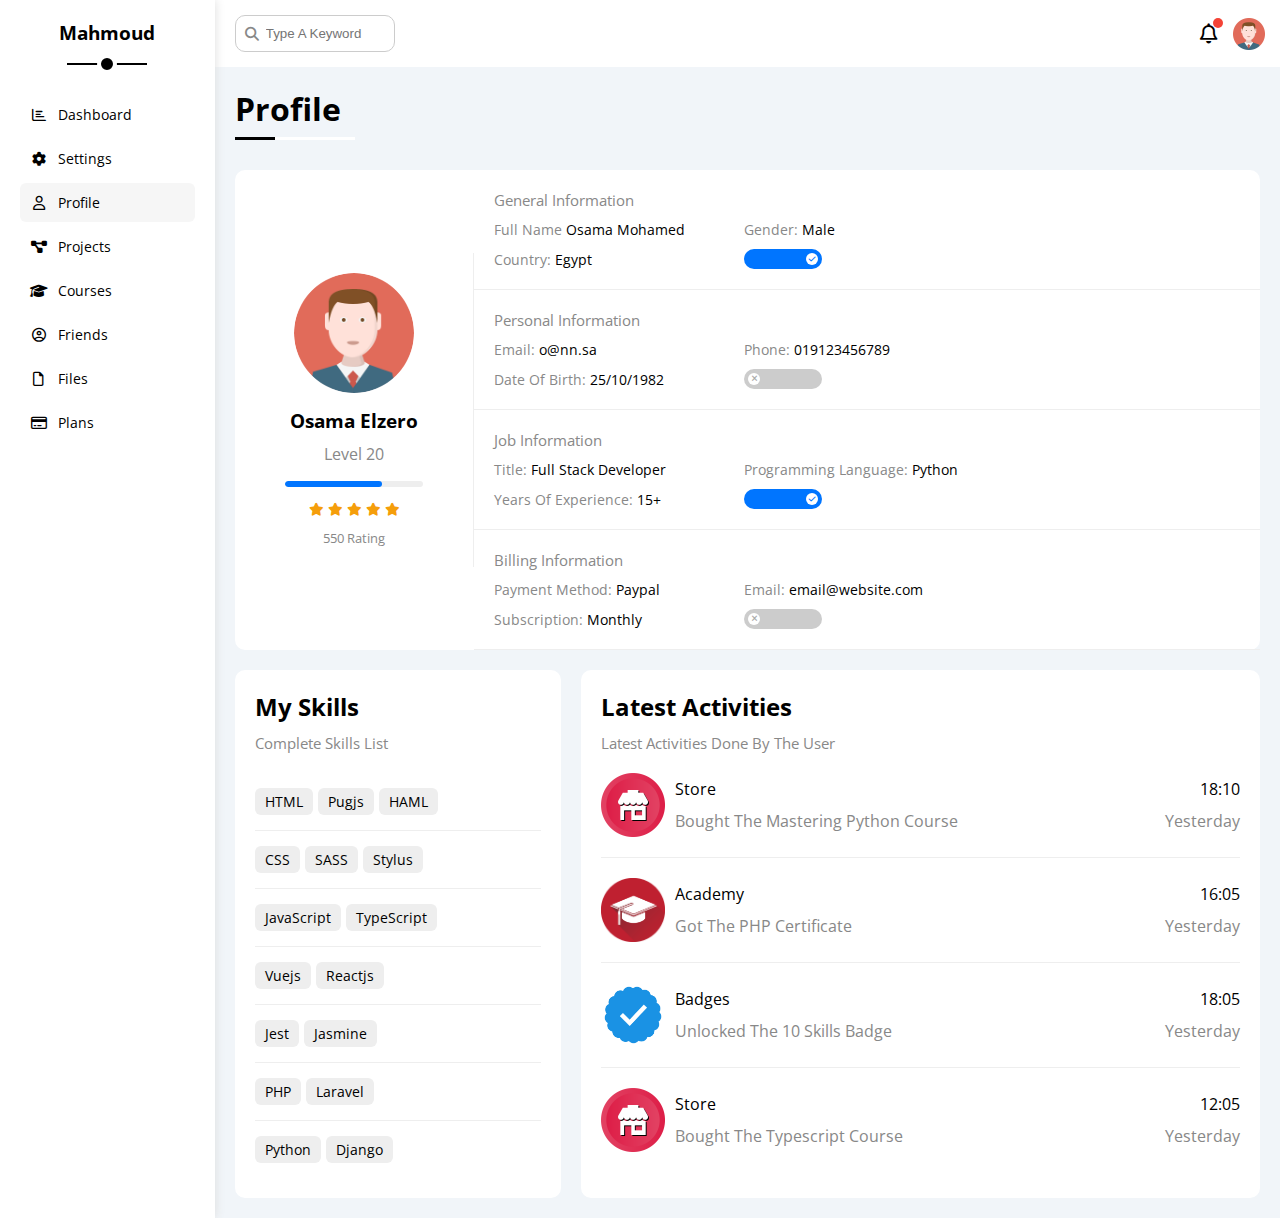
<file: profile.html>
<!DOCTYPE html>
<html lang="en">
  <head>
    <meta charset="UTF-8" />
    <meta http-equiv="X-UA-Compatible" content="IE=edge" />
    <meta name="viewport" content="width=device-width, initial-scale=1.0" />
    <title>Profile</title>
    <link rel="stylesheet" href="css/all.min.css" />
    <link rel="stylesheet" href="css/framework.css" />
    <link rel="stylesheet" href="css/master.css" />
    <link rel="preconnect" href="https://fonts.googleapis.com" />
    <link rel="preconnect" href="https://fonts.gstatic.com" crossorigin />
    <link href="https://fonts.googleapis.com/css2?family=Open+Sans:wght@300;500&display=swap" rel="stylesheet" />
  </head>
  <body>
    <div class="page d-flex">
      <div class="sidebar bg-white p-20 p-relative">
        <h3 class="p-relative txt-c mt-0 hide-mobile">Mahmoud</h3>
        <ul>
          <li>
            <a class="d-flex align-center fs-14 c-black rad-6 p-10" href="index.html">
              <i class="fa-regular fa-chart-bar fa-fw"></i>
              <span>Dashboard</span>
            </a>
          </li>
          <li>
            <a class="d-flex align-center fs-14 c-black rad-6 p-10" href="settings.html">
              <i class="fa-solid fa-gear fa-fw"></i>
              <span>Settings</span>
            </a>
          </li>
          <li>
            <a class="active d-flex align-center fs-14 c-black rad-6 p-10" href="profile.html">
              <i class="fa-regular fa-user fa-fw"></i>
              <span>Profile</span>
            </a>
          </li>
          <li>
            <a class="d-flex align-center fs-14 c-black rad-6 p-10" href="projects.html">
              <i class="fa-solid fa-diagram-project fa-fw"></i>
              <span>Projects</span>
            </a>
          </li>
          <li>
            <a class="d-flex align-center fs-14 c-black rad-6 p-10" href="courses.html">
              <i class="fa-solid fa-graduation-cap fa-fw"></i>
              <span>Courses</span>
            </a>
          </li>
          <li>
            <a class="d-flex align-center fs-14 c-black rad-6 p-10" href="friends.html">
              <i class="fa-regular fa-circle-user fa-fw"></i>
              <span>Friends</span>
            </a>
          </li>
          <li>
            <a class="d-flex align-center fs-14 c-black rad-6 p-10" href="files.html">
              <i class="fa-regular fa-file fa-fw"></i>
              <span>Files</span>
            </a>
          </li>
          <li>
            <a class="d-flex align-center fs-14 c-black rad-6 p-10" href="plans.html">
              <i class="fa-regular fa-credit-card fa-fw"></i>
              <span>Plans</span>
            </a>
          </li>
        </ul>
      </div>
      <div class="content w-full">
        <!-- Start Head -->
        <div class="head bg-white p-15 between-flex">
          <div class="search p-relative">
            <input class="p-10" type="search" placeholder="Type A Keyword" />
          </div>
          <div class="icons d-flex align-center">
            <span class="notification p-relative">
              <i class="fa-regular fa-bell fa-lg"></i>
            </span>
            <img src="imgs/avatar.png" alt="" />
          </div>
        </div>
        <!-- End Head -->
        <h1 class="p-relative">Profile</h1>
        <div class="profile-page m-20">
          <!-- Start Overview -->
          <div class="overview bg-white rad-10 d-flex align-center">
            <div class="avatar-box txt-c p-20">
              <img class="rad-half mb-10" src="imgs/avatar.png" alt="" />
              <h3 class="m-0">Osama Elzero</h3>
              <p class="c-grey mt-10">Level 20</p>
              <div class="level rad-6 bg-eee p-relative">
                <span style="width: 70%"></span>
              </div>
              <div class="rating mt-10 mb-10">
                <i class="fa-solid fa-star c-orange fs-13"></i>
                <i class="fa-solid fa-star c-orange fs-13"></i>
                <i class="fa-solid fa-star c-orange fs-13"></i>
                <i class="fa-solid fa-star c-orange fs-13"></i>
                <i class="fa-solid fa-star c-orange fs-13"></i>
              </div>
              <p class="c-grey m-0 fs-13">550 Rating</p>
            </div>
            <div class="info-box w-full txt-c-mobile">
              <!-- Start Information Row -->
              <div class="box p-20 d-flex align-center">
                <h4 class="c-grey fs-15 m-0 w-full">General Information</h4>
                <div class="fs-14">
                  <span class="c-grey">Full Name</span>
                  <span>Osama Mohamed</span>
                </div>
                <div class="fs-14">
                  <span class="c-grey">Gender:</span>
                  <span>Male</span>
                </div>
                <div class="fs-14">
                  <span class="c-grey">Country:</span>
                  <span>Egypt</span>
                </div>
                <div class="fs-14">
                  <label>
                    <input class="toggle-checkbox" type="checkbox" checked />
                    <div class="toggle-switch"></div>
                  </label>
                </div>
              </div>
              <!-- End Information Row -->
              <!-- Start Information Row -->
              <div class="box p-20 d-flex align-center">
                <h4 class="c-grey w-full fs-15 m-0">Personal Information</h4>
                <div class="fs-14">
                  <span class="c-grey">Email:</span>
                  <span>o@nn.sa</span>
                </div>
                <div class="fs-14">
                  <span class="c-grey">Phone:</span>
                  <span>019123456789</span>
                </div>
                <div class="fs-14">
                  <span class="c-grey">Date Of Birth:</span>
                  <span>25/10/1982</span>
                </div>
                <div class="fs-14">
                  <label>
                    <input class="toggle-checkbox" type="checkbox" />
                    <div class="toggle-switch"></div>
                  </label>
                </div>
              </div>
              <!-- End Information Row -->
              <!-- Start Information Row -->
              <div class="box p-20 d-flex align-center">
                <h4 class="c-grey w-full fs-15 m-0">Job Information</h4>
                <div class="fs-14">
                  <span class="c-grey">Title:</span>
                  <span>Full Stack Developer</span>
                </div>
                <div class="fs-14">
                  <span class="c-grey">Programming Language:</span>
                  <span>Python</span>
                </div>
                <div class="fs-14">
                  <span class="c-grey">Years Of Experience:</span>
                  <span>15+</span>
                </div>
                <div class="fs-14">
                  <label>
                    <input class="toggle-checkbox" type="checkbox" checked />
                    <div class="toggle-switch"></div>
                  </label>
                </div>
              </div>
              <!-- End Information Row -->
              <!-- Start Information Row -->
              <div class="box p-20 d-flex align-center">
                <h4 class="c-grey w-full fs-15 m-0">Billing Information</h4>
                <div class="fs-14">
                  <span class="c-grey">Payment Method:</span>
                  <span>Paypal</span>
                </div>
                <div class="fs-14">
                  <span class="c-grey">Email:</span>
                  <span>email@website.com</span>
                </div>
                <div class="fs-14">
                  <span class="c-grey">Subscription:</span>
                  <span>Monthly</span>
                </div>
                <div class="fs-14">
                  <label>
                    <input class="toggle-checkbox" type="checkbox" />
                    <div class="toggle-switch"></div>
                  </label>
                </div>
              </div>
              <!-- End Information Row -->
            </div>
          </div>
          <!-- End Overview -->
          <!-- Start Other Data -->
          <div class="other-data d-flex gap-20">
            <div class="skills-card p-20 bg-white rad-10 mt-20">
              <h2 class="mt-0 mb-10">My Skills</h2>
              <p class="mt-0 mb-20 c-grey fs-15">Complete Skills List</p>
              <ul class="m-0 txt-c-mobile">
                <li><span>HTML</span><span>Pugjs</span><span>HAML</span></li>
                <li><span>CSS</span><span>SASS</span><span>Stylus</span></li>
                <li><span>JavaScript</span><span>TypeScript</span></li>
                <li><span>Vuejs</span><span>Reactjs</span></li>
                <li><span>Jest</span><span>Jasmine</span></li>
                <li><span>PHP</span><span>Laravel</span></li>
                <li><span>Python</span><span>Django</span></li>
              </ul>
            </div>
            <div class="activities p-20 bg-white rad-10 mt-20">
              <h2 class="mt-0 mb-10">Latest Activities</h2>
              <p class="mt-0 mb-20 c-grey fs-15">Latest Activities Done By The User</p>
              <div class="activity d-flex align-center txt-c-mobile">
                <img src="imgs/activity-01.png" alt="" />
                <div class="info">
                  <span class="d-block mb-10">Store</span>
                  <span class="c-grey">Bought The Mastering Python Course</span>
                </div>
                <div class="date">
                  <span class="d-block mb-10">18:10</span>
                  <span class="c-grey">Yesterday</span>
                </div>
              </div>
              <div class="activity d-flex align-center txt-c-mobile">
                <img src="imgs/activity-02.png" alt="" />
                <div class="info">
                  <span class="d-block mb-10">Academy</span>
                  <span class="c-grey">Got The PHP Certificate</span>
                </div>
                <div class="date">
                  <span class="d-block mb-10">16:05</span>
                  <span class="c-grey">Yesterday</span>
                </div>
              </div>
              <div class="activity d-flex align-center txt-c-mobile">
                <img src="imgs/activity-03.png" alt="" />
                <div class="info">
                  <span class="d-block mb-10">Badges</span>
                  <span class="c-grey">Unlocked The 10 Skills Badge</span>
                </div>
                <div class="date">
                  <span class="d-block mb-10">18:05</span>
                  <span class="c-grey">Yesterday</span>
                </div>
              </div>
              <div class="activity d-flex align-center txt-c-mobile">
                <img src="imgs/activity-01.png" alt="" />
                <div class="info">
                  <span class="d-block mb-10">Store</span>
                  <span class="c-grey">Bought The Typescript Course</span>
                </div>
                <div class="date">
                  <span class="d-block mb-10">12:05</span>
                  <span class="c-grey">Yesterday</span>
                </div>
              </div>
            </div>
          </div>
          <!-- End Other Data -->
        </div>
      </div>
    </div>
  </body>
</html>
</file>
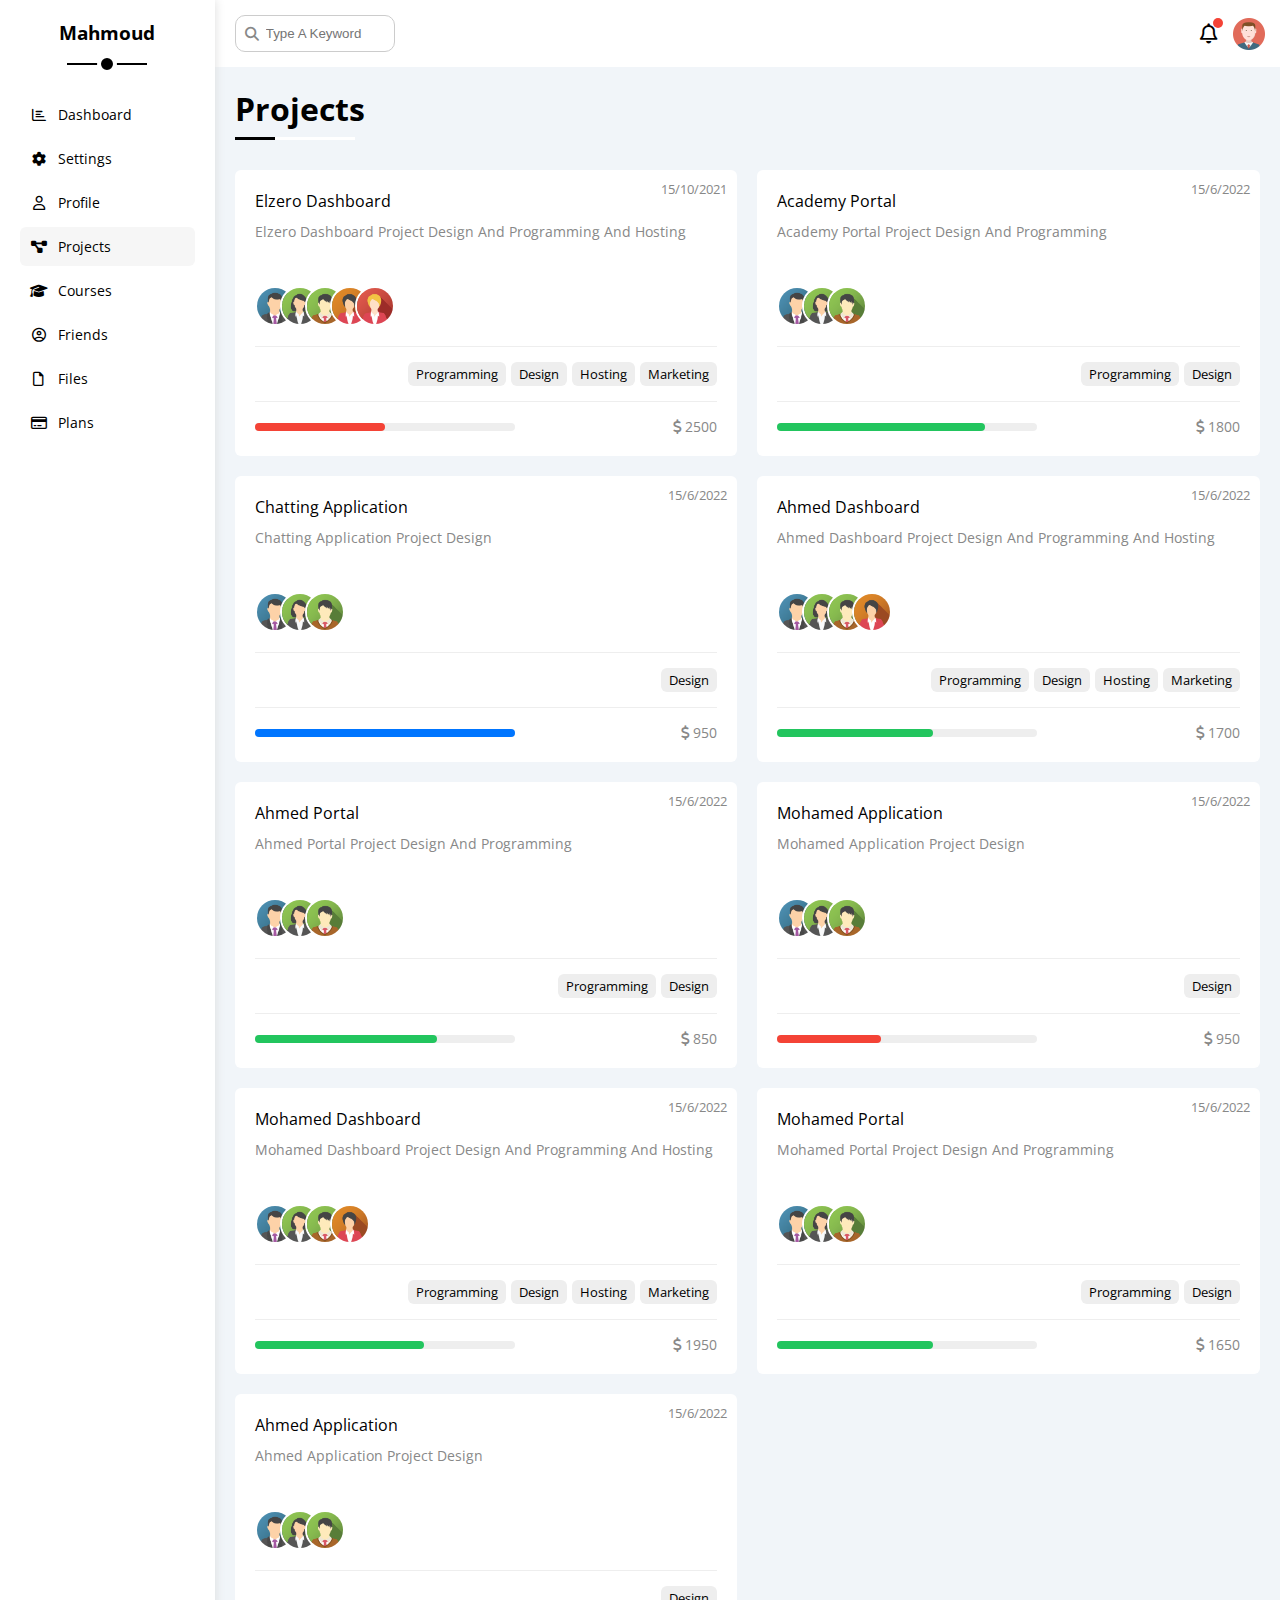
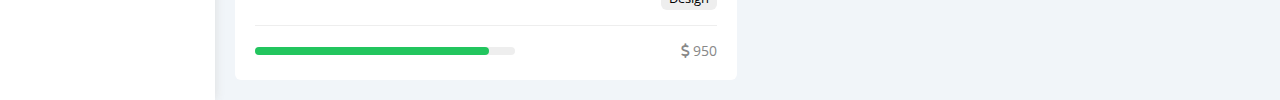
<file: projects.html>
<!DOCTYPE html>
<html lang="en">
  <head>
    <meta charset="UTF-8" />
    <meta http-equiv="X-UA-Compatible" content="IE=edge" />
    <meta name="viewport" content="width=device-width, initial-scale=1.0" />
    <title>Projects</title>
    <link rel="stylesheet" href="css/all.min.css" />
    <link rel="stylesheet" href="css/framework.css" />
    <link rel="stylesheet" href="css/master.css" />
    <link rel="preconnect" href="https://fonts.googleapis.com" />
    <link rel="preconnect" href="https://fonts.gstatic.com" crossorigin />
    <link href="https://fonts.googleapis.com/css2?family=Open+Sans:wght@300;500&display=swap" rel="stylesheet" />
  </head>
  <body>
    <div class="page d-flex">
      <div class="sidebar bg-white p-20 p-relative">
        <h3 class="p-relative txt-c mt-0 hide-mobile">Mahmoud</h3>
        <ul>
          <li>
            <a class="d-flex align-center fs-14 c-black rad-6 p-10" href="index.html">
              <i class="fa-regular fa-chart-bar fa-fw"></i>
              <span>Dashboard</span>
            </a>
          </li>
          <li>
            <a class="d-flex align-center fs-14 c-black rad-6 p-10" href="settings.html">
              <i class="fa-solid fa-gear fa-fw"></i>
              <span>Settings</span>
            </a>
          </li>
          <li>
            <a class="d-flex align-center fs-14 c-black rad-6 p-10" href="profile.html">
              <i class="fa-regular fa-user fa-fw"></i>
              <span>Profile</span>
            </a>
          </li>
          <li>
            <a class="active d-flex align-center fs-14 c-black rad-6 p-10" href="projects.html">
              <i class="fa-solid fa-diagram-project fa-fw"></i>
              <span>Projects</span>
            </a>
          </li>
          <li>
            <a class="d-flex align-center fs-14 c-black rad-6 p-10" href="courses.html">
              <i class="fa-solid fa-graduation-cap fa-fw"></i>
              <span>Courses</span>
            </a>
          </li>
          <li>
            <a class="d-flex align-center fs-14 c-black rad-6 p-10" href="friends.html">
              <i class="fa-regular fa-circle-user fa-fw"></i>
              <span>Friends</span>
            </a>
          </li>
          <li>
            <a class="d-flex align-center fs-14 c-black rad-6 p-10" href="files.html">
              <i class="fa-regular fa-file fa-fw"></i>
              <span>Files</span>
            </a>
          </li>
          <li>
            <a class="d-flex align-center fs-14 c-black rad-6 p-10" href="plans.html">
              <i class="fa-regular fa-credit-card fa-fw"></i>
              <span>Plans</span>
            </a>
          </li>
        </ul>
      </div>
      <div class="content w-full">
        <!-- Start Head -->
        <div class="head bg-white p-15 between-flex">
          <div class="search p-relative">
            <input class="p-10" type="search" placeholder="Type A Keyword" />
          </div>
          <div class="icons d-flex align-center">
            <span class="notification p-relative">
              <i class="fa-regular fa-bell fa-lg"></i>
            </span>
            <img src="imgs/avatar.png" alt="" />
          </div>
        </div>
        <!-- End Head -->
        <h1 class="p-relative">Projects</h1>
        <div class="projects-page d-grid m-20 gap-20">
          <div class="project bg-white p-20 rad-6 p-relative">
            <span class="date fs-13 c-grey">15/10/2021</span>
            <h4 class="m-0">Elzero Dashboard</h4>
            <p class="c-grey mt-10 mb-10 fs-14">Elzero Dashboard Project Design And Programming And Hosting</p>
            <div class="team">
              <a href="#"><img src="imgs/team-01.png" alt="" /></a>
              <a href="#"><img src="imgs/team-02.png" alt="" /></a>
              <a href="#"><img src="imgs/team-03.png" alt="" /></a>
              <a href="#"><img src="imgs/team-04.png" alt="" /></a>
              <a href="#"><img src="imgs/team-05.png" alt="" /></a>
            </div>
            <div class="do d-flex">
              <span class="fs-13 rad-6 bg-eee">Programming</span>
              <span class="fs-13 rad-6 bg-eee">Design</span>
              <span class="fs-13 rad-6 bg-eee">Hosting</span>
              <span class="fs-13 rad-6 bg-eee">Marketing</span>
            </div>
            <div class="info between-flex">
              <div class="prog bg-eee">
                <span class="bg-red" style="width: 50%"></span>
              </div>
              <div class="fs-14 c-grey">
                <i class="fa-solid fa-dollar-sign"></i>
                2500
              </div>
            </div>
          </div>
          <div class="project bg-white p-20 rad-6 p-relative">
            <span class="date fs-13 c-grey">15/6/2022</span>
            <h4 class="m-0">Academy Portal</h4>
            <p class="c-grey mt-10 mb-10 fs-14">Academy Portal Project Design And Programming</p>
            <div class="team">
              <a href="#"><img src="imgs/team-01.png" alt="" /></a>
              <a href="#"><img src="imgs/team-02.png" alt="" /></a>
              <a href="#"><img src="imgs/team-03.png" alt="" /></a>
            </div>
            <div class="do d-flex">
              <span class="fs-13 rad-6 bg-eee">Programming</span>
              <span class="fs-13 rad-6 bg-eee">Design</span>
            </div>
            <div class="info between-flex">
              <div class="prog bg-eee">
                <span class="bg-green" style="width: 80%"></span>
              </div>
              <div class="fs-14 c-grey">
                <i class="fa-solid fa-dollar-sign"></i>
                1800
              </div>
            </div>
          </div>
          <div class="project bg-white p-20 rad-6 p-relative">
            <span class="date fs-13 c-grey">15/6/2022</span>
            <h4 class="m-0">Chatting Application</h4>
            <p class="c-grey mt-10 mb-10 fs-14">Chatting Application Project Design</p>
            <div class="team">
              <a href="#"><img src="imgs/team-01.png" alt="" /></a>
              <a href="#"><img src="imgs/team-02.png" alt="" /></a>
              <a href="#"><img src="imgs/team-03.png" alt="" /></a>
            </div>
            <div class="do d-flex">
              <span class="fs-13 rad-6 bg-eee">Design</span>
            </div>
            <div class="info between-flex">
              <div class="prog bg-eee">
                <span class="bg-blue" style="width: 100%"></span>
              </div>
              <div class="fs-14 c-grey">
                <i class="fa-solid fa-dollar-sign"></i>
                950
              </div>
            </div>
          </div>
          <div class="project bg-white p-20 rad-6 p-relative">
            <span class="date fs-13 c-grey">15/6/2022</span>
            <h4 class="m-0">Ahmed Dashboard</h4>
            <p class="c-grey mt-10 mb-10 fs-14">Ahmed Dashboard Project Design And Programming And Hosting</p>
            <div class="team">
              <a href="#"><img src="imgs/team-01.png" alt="" /></a>
              <a href="#"><img src="imgs/team-02.png" alt="" /></a>
              <a href="#"><img src="imgs/team-03.png" alt="" /></a>
              <a href="#"><img src="imgs/team-04.png" alt="" /></a>
            </div>
            <div class="do d-flex">
              <span class="fs-13 rad-6 bg-eee">Programming</span>
              <span class="fs-13 rad-6 bg-eee">Design</span>
              <span class="fs-13 rad-6 bg-eee">Hosting</span>
              <span class="fs-13 rad-6 bg-eee">Marketing</span>
            </div>
            <div class="info between-flex">
              <div class="prog bg-eee">
                <span class="bg-green" style="width: 60%"></span>
              </div>
              <div class="fs-14 c-grey">
                <i class="fa-solid fa-dollar-sign"></i>
                1700
              </div>
            </div>
          </div>
          <div class="project bg-white p-20 rad-6 p-relative">
            <span class="date fs-13 c-grey">15/6/2022</span>
            <h4 class="m-0">Ahmed Portal</h4>
            <p class="c-grey mt-10 mb-10 fs-14">Ahmed Portal Project Design And Programming</p>
            <div class="team">
              <a href="#"><img src="imgs/team-01.png" alt="" /></a>
              <a href="#"><img src="imgs/team-02.png" alt="" /></a>
              <a href="#"><img src="imgs/team-03.png" alt="" /></a>
            </div>
            <div class="do d-flex">
              <span class="fs-13 rad-6 bg-eee">Programming</span>
              <span class="fs-13 rad-6 bg-eee">Design</span>
            </div>
            <div class="info between-flex">
              <div class="prog bg-eee">
                <span class="bg-green" style="width: 70%"></span>
              </div>
              <div class="fs-14 c-grey">
                <i class="fa-solid fa-dollar-sign"></i>
                850
              </div>
            </div>
          </div>
          <div class="project bg-white p-20 rad-6 p-relative">
            <span class="date fs-13 c-grey">15/6/2022</span>
            <h4 class="m-0">Mohamed Application</h4>
            <p class="c-grey mt-10 mb-10 fs-14">Mohamed Application Project Design</p>
            <div class="team">
              <a href="#"><img src="imgs/team-01.png" alt="" /></a>
              <a href="#"><img src="imgs/team-02.png" alt="" /></a>
              <a href="#"><img src="imgs/team-03.png" alt="" /></a>
            </div>
            <div class="do d-flex">
              <span class="fs-13 rad-6 bg-eee">Design</span>
            </div>
            <div class="info between-flex">
              <div class="prog bg-eee">
                <span class="bg-red" style="width: 40%"></span>
              </div>
              <div class="fs-14 c-grey">
                <i class="fa-solid fa-dollar-sign"></i>
                950
              </div>
            </div>
          </div>
          <div class="project bg-white p-20 rad-6 p-relative">
            <span class="date fs-13 c-grey">15/6/2022</span>
            <h4 class="m-0">Mohamed Dashboard</h4>
            <p class="c-grey mt-10 mb-10 fs-14">Mohamed Dashboard Project Design And Programming And Hosting</p>
            <div class="team">
              <a href="#"><img src="imgs/team-01.png" alt="" /></a>
              <a href="#"><img src="imgs/team-02.png" alt="" /></a>
              <a href="#"><img src="imgs/team-03.png" alt="" /></a>
              <a href="#"><img src="imgs/team-04.png" alt="" /></a>
            </div>
            <div class="do d-flex">
              <span class="fs-13 rad-6 bg-eee">Programming</span>
              <span class="fs-13 rad-6 bg-eee">Design</span>
              <span class="fs-13 rad-6 bg-eee">Hosting</span>
              <span class="fs-13 rad-6 bg-eee">Marketing</span>
            </div>
            <div class="info between-flex">
              <div class="prog bg-eee">
                <span class="bg-green" style="width: 65%"></span>
              </div>
              <div class="fs-14 c-grey">
                <i class="fa-solid fa-dollar-sign"></i>
                1950
              </div>
            </div>
          </div>
          <div class="project bg-white p-20 rad-6 p-relative">
            <span class="date fs-13 c-grey">15/6/2022</span>
            <h4 class="m-0">Mohamed Portal</h4>
            <p class="c-grey mt-10 mb-10 fs-14">Mohamed Portal Project Design And Programming</p>
            <div class="team">
              <a href="#"><img src="imgs/team-01.png" alt="" /></a>
              <a href="#"><img src="imgs/team-02.png" alt="" /></a>
              <a href="#"><img src="imgs/team-03.png" alt="" /></a>
            </div>
            <div class="do d-flex">
              <span class="fs-13 rad-6 bg-eee">Programming</span>
              <span class="fs-13 rad-6 bg-eee">Design</span>
            </div>
            <div class="info between-flex">
              <div class="prog bg-eee">
                <span class="bg-green" style="width: 60%"></span>
              </div>
              <div class="fs-14 c-grey">
                <i class="fa-solid fa-dollar-sign"></i>
                1650
              </div>
            </div>
          </div>
          <div class="project bg-white p-20 rad-6 p-relative">
            <span class="date fs-13 c-grey">15/6/2022</span>
            <h4 class="m-0">Ahmed Application</h4>
            <p class="c-grey mt-10 mb-10 fs-14">Ahmed Application Project Design</p>
            <div class="team">
              <a href="#"><img src="imgs/team-01.png" alt="" /></a>
              <a href="#"><img src="imgs/team-02.png" alt="" /></a>
              <a href="#"><img src="imgs/team-03.png" alt="" /></a>
            </div>
            <div class="do d-flex">
              <span class="fs-13 rad-6 bg-eee">Design</span>
            </div>
            <div class="info between-flex">
              <div class="prog bg-eee">
                <span class="bg-green" style="width: 90%"></span>
              </div>
              <div class="fs-14 c-grey">
                <i class="fa-solid fa-dollar-sign"></i>
                950
              </div>
            </div>
          </div>
        </div>
      </div>
    </div>
  </body>
</html>
</file>
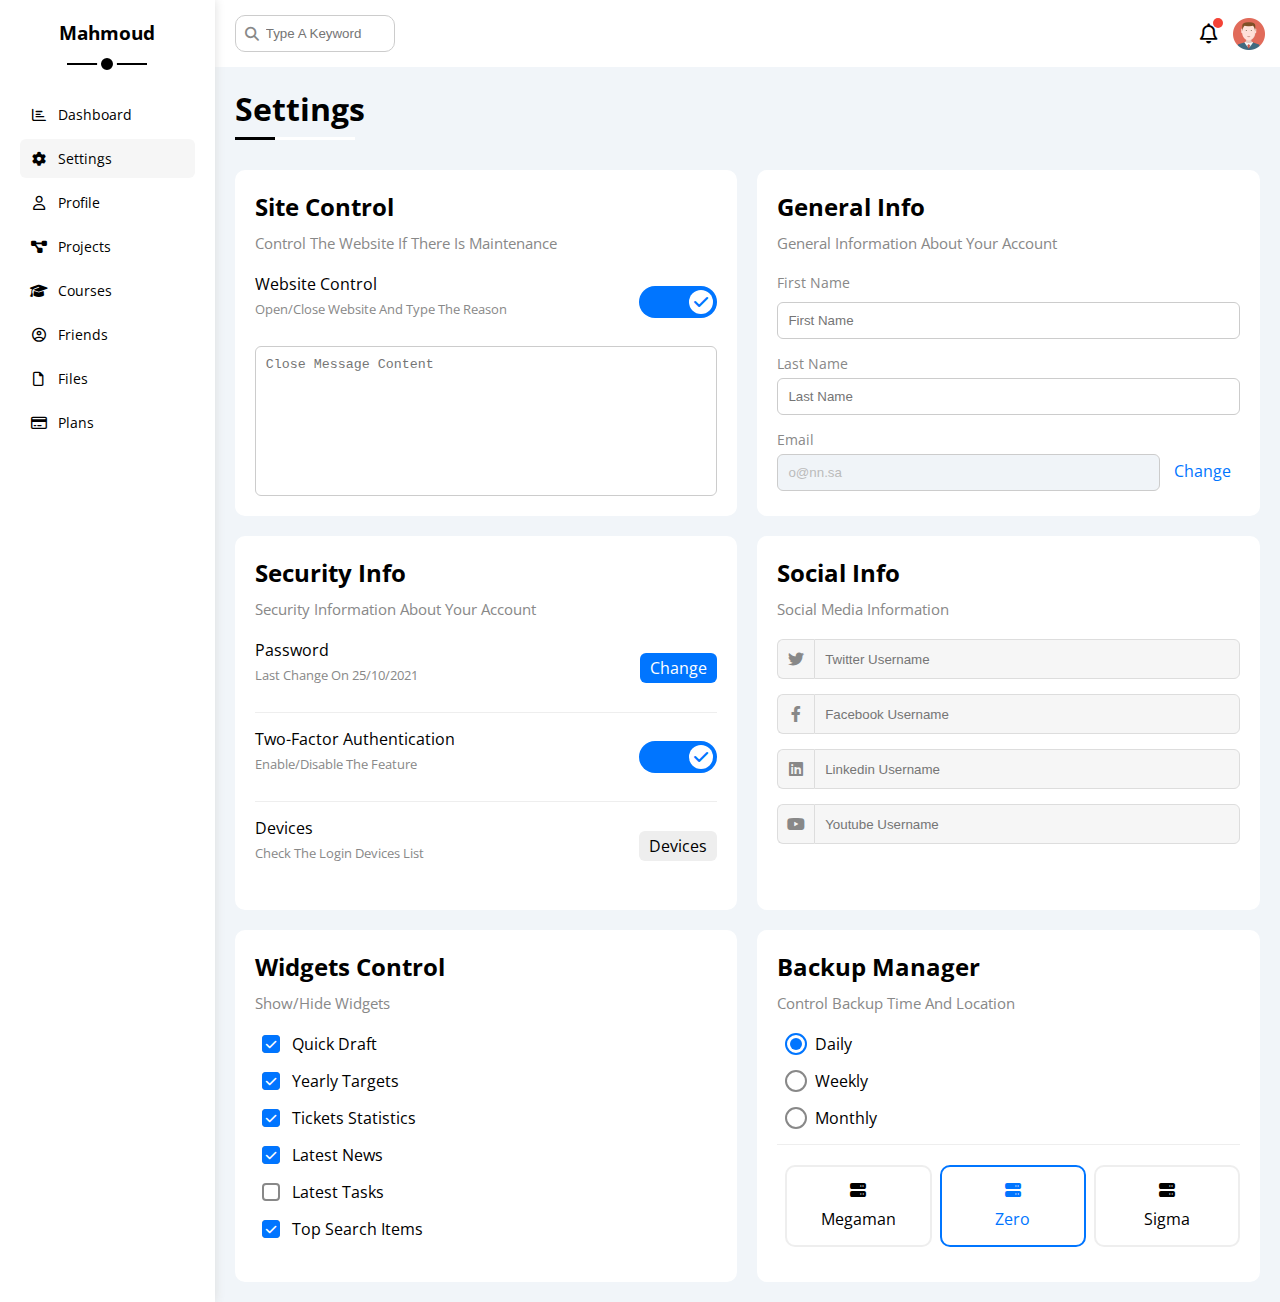
<file: settings.html>
<!DOCTYPE html>
<html lang="en">
  <head>
    <meta charset="UTF-8" />
    <meta http-equiv="X-UA-Compatible" content="IE=edge" />
    <meta name="viewport" content="width=device-width, initial-scale=1.0" />
    <title>Settings</title>
    <link rel="stylesheet" href="css/all.min.css" />
    <link rel="stylesheet" href="css/framework.css" />
    <link rel="stylesheet" href="css/master.css" />
    <link rel="preconnect" href="https://fonts.googleapis.com" />
    <link rel="preconnect" href="https://fonts.gstatic.com" crossorigin />
    <link href="https://fonts.googleapis.com/css2?family=Open+Sans:wght@300;500&display=swap" rel="stylesheet" />
  </head>
  <body>
    <div class="page d-flex">
      <div class="sidebar bg-white p-20 p-relative">
        <h3 class="p-relative txt-c mt-0 hide-mobile">Mahmoud</h3>
        <ul>
          <li>
            <a class="d-flex align-center fs-14 c-black rad-6 p-10" href="index.html">
              <i class="fa-regular fa-chart-bar fa-fw"></i>
              <span>Dashboard</span>
            </a>
          </li>
          <li>
            <a class="active d-flex align-center fs-14 c-black rad-6 p-10" href="settings.html">
              <i class="fa-solid fa-gear fa-fw"></i>
              <span>Settings</span>
            </a>
          </li>
          <li>
            <a class="d-flex align-center fs-14 c-black rad-6 p-10" href="profile.html">
              <i class="fa-regular fa-user fa-fw"></i>
              <span>Profile</span>
            </a>
          </li>
          <li>
            <a class="d-flex align-center fs-14 c-black rad-6 p-10" href="projects.html">
              <i class="fa-solid fa-diagram-project fa-fw"></i>
              <span>Projects</span>
            </a>
          </li>
          <li>
            <a class="d-flex align-center fs-14 c-black rad-6 p-10" href="courses.html">
              <i class="fa-solid fa-graduation-cap fa-fw"></i>
              <span>Courses</span>
            </a>
          </li>
          <li>
            <a class="d-flex align-center fs-14 c-black rad-6 p-10" href="friends.html">
              <i class="fa-regular fa-circle-user fa-fw"></i>
              <span>Friends</span>
            </a>
          </li>
          <li>
            <a class="d-flex align-center fs-14 c-black rad-6 p-10" href="files.html">
              <i class="fa-regular fa-file fa-fw"></i>
              <span>Files</span>
            </a>
          </li>
          <li>
            <a class="d-flex align-center fs-14 c-black rad-6 p-10" href="plans.html">
              <i class="fa-regular fa-credit-card fa-fw"></i>
              <span>Plans</span>
            </a>
          </li>
        </ul>
      </div>
      <div class="content w-full">
        <!-- Start Head -->
        <div class="head bg-white p-15 between-flex">
          <div class="search p-relative">
            <input class="p-10" type="search" placeholder="Type A Keyword" />
          </div>
          <div class="icons d-flex align-center">
            <span class="notification p-relative">
              <i class="fa-regular fa-bell fa-lg"></i>
            </span>
            <img src="imgs/avatar.png" alt="" />
          </div>
        </div>
        <!-- End Head -->
        <h1 class="p-relative">Settings</h1>
        <div class="settings-page m-20 d-grid gap-20">
          <!-- Start Settings Box -->
          <div class="p-20 bg-white rad-10">
            <h2 class="mt-0 mb-10">Site Control</h2>
            <p class="mt-0 mb-20 c-grey fs-15">Control The Website If There Is Maintenance</p>
            <div class="mb-15 between-flex">
              <div>
                <span>Website Control</span>
                <p class="c-grey mt-5 mb-0 fs-13">Open/Close Website And Type The Reason</p>
              </div>
              <div>
                <label>
                  <input class="toggle-checkbox" type="checkbox" checked />
                  <div class="toggle-switch"></div>
                </label>
              </div>
            </div>
            <textarea class="close-message p-10 rad-6 d-block w-full" placeholder="Close Message Content"></textarea>
          </div>
          <!-- End Settings Box -->
          <!-- Start Settings Box -->
          <div class="p-20 bg-white rad-10">
            <h2 class="mt-0 mb-10">General Info</h2>
            <p class="mt-0 mb-20 c-grey fs-15">General Information About Your Account</p>
            <div class="mb-15">
              <label class="fs-14 c-grey d-block mb-10" for="first">First Name</label>
              <input
                class="b-none border-ccc p-10 rad-6 d-block w-full"
                type="text"
                id="first"
                placeholder="First Name"
              />
            </div>
            <div class="mb-15">
              <label class="fs-14 c-grey d-block mb-5" for="last">Last Name</label>
              <input
                class="b-none border-ccc p-10 rad-6 d-block w-full"
                id="last"
                type="text"
                placeholder="Last Name"
              />
            </div>
            <div>
              <label class="fs-14 c-grey d-block mb-5" for="email">Email</label>
              <input
                class="email b-none border-ccc p-10 rad-6 w-full mr-10"
                id="email"
                type="email"
                value="o@nn.sa"
                disabled
              />
              <a class="c-blue" href="#">Change</a>
            </div>
          </div>
          <!-- End Settings Box -->
          <!-- Start Settings Box -->
          <div class="p-20 bg-white rad-10">
            <h2 class="mt-0 mb-10">Security Info</h2>
            <p class="mt-0 mb-20 c-grey fs-15">Security Information About Your Account</p>
            <div class="sec-box mb-15 between-flex">
              <div>
                <span>Password</span>
                <p class="c-grey mt-5 mb-0 fs-13">Last Change On 25/10/2021</p>
              </div>
              <a class="button bg-blue c-white btn-shape" href="#">Change</a>
            </div>
            <div class="sec-box mb-15 between-flex">
              <div>
                <span>Two-Factor Authentication</span>
                <p class="c-grey mt-5 mb-0 fs-13">Enable/Disable The Feature</p>
              </div>
              <label>
                <input class="toggle-checkbox" type="checkbox" checked />
                <div class="toggle-switch"></div>
              </label>
            </div>
            <div class="sec-box between-flex">
              <div>
                <span>Devices</span>
                <p class="c-grey mt-5 mb-0 fs-13">Check The Login Devices List</p>
              </div>
              <a class="bg-eee c-black btn-shape" href="#">Devices</a>
            </div>
          </div>
          <!-- End Settings Box -->
          <!-- Start Settings Box -->
          <div class="social-boxes p-20 bg-white rad-10">
            <h2 class="mt-0 mb-10">Social Info</h2>
            <p class="mt-0 mb-20 c-grey fs-15">Social Media Information</p>
            <div class="d-flex align-center mb-15">
              <i class="fa-brands fa-twitter center-flex c-grey"></i>
              <input class="w-full" type="text" placeholder="Twitter Username" />
            </div>
            <div class="d-flex align-center mb-15">
              <i class="fa-brands fa-facebook-f center-flex c-grey"></i>
              <input class="w-full" type="text" placeholder="Facebook Username" />
            </div>
            <div class="d-flex align-center mb-15">
              <i class="fa-brands fa-linkedin center-flex c-grey"></i>
              <input class="w-full" type="text" placeholder="Linkedin Username" />
            </div>
            <div class="d-flex align-center">
              <i class="fa-brands fa-youtube center-flex c-grey"></i>
              <input class="w-full" type="text" placeholder="Youtube Username" />
            </div>
          </div>
          <!-- End Settings Box -->
          <!-- Start Settings Box -->
          <div class="widgets-control p-20 bg-white rad-10">
            <h2 class="mt-0 mb-10">Widgets Control</h2>
            <p class="mt-0 mb-20 c-grey fs-15">Show/Hide Widgets</p>
            <div class="control d-flex align-center mb-15">
              <input type="checkbox" id="one" checked />
              <label for="one">Quick Draft</label>
            </div>
            <div class="control d-flex align-center mb-15">
              <input type="checkbox" id="two" checked />
              <label for="two">Yearly Targets</label>
            </div>
            <div class="control d-flex align-center mb-15">
              <input type="checkbox" id="three" checked />
              <label for="three">Tickets Statistics</label>
            </div>
            <div class="control d-flex align-center mb-15">
              <input type="checkbox" id="four" checked />
              <label for="four">Latest News</label>
            </div>
            <div class="control d-flex align-center mb-15">
              <input type="checkbox" id="five" />
              <label for="five">Latest Tasks</label>
            </div>
            <div class="control d-flex align-center mb-15">
              <input type="checkbox" id="six" checked />
              <label for="six">Top Search Items</label>
            </div>
          </div>
          <!-- End Settings Box -->
          <!-- Start Settings Box -->
          <div class="backup-control p-20 bg-white rad-10">
            <h2 class="mt-0 mb-10">Backup Manager</h2>
            <p class="mt-0 mb-20 c-grey fs-15">Control Backup Time And Location</p>
            <div class="date d-flex align-center mb-15">
              <input type="radio" name="time" id="daily" checked />
              <label for="daily">Daily</label>
            </div>
            <div class="date d-flex align-center mb-15">
              <input type="radio" name="time" id="weekly" />
              <label for="weekly">Weekly</label>
            </div>
            <div class="date d-flex align-center mb-15">
              <input type="radio" name="time" id="monthly" />
              <label for="monthly">Monthly</label>
            </div>
            <div class="servers d-flex align-center txt-c">
              <input type="radio" name="servers" id="server-one" />
              <div class="server mb-15 rad-10 w-full">
                <label class="d-block m-15" for="server-one">
                  <i class="fa-solid fa-server d-block mb-10"></i>
                  Megaman
                </label>
              </div>
              <input type="radio" name="servers" id="server-two" checked />
              <div class="server mb-15 rad-10 w-full">
                <label class="d-block m-15" for="server-two">
                  <i class="fa-solid fa-server d-block mb-10"></i>
                  Zero
                </label>
              </div>
              <input type="radio" name="servers" id="server-three" />
              <div class="server mb-15 rad-10 w-full">
                <label class="d-block m-15" for="server-three">
                  <i class="fa-solid fa-server d-block mb-10"></i>
                  Sigma
                </label>
              </div>
            </div>
          </div>
          <!-- End Settings Box -->
        </div>
      </div>
    </div>
  </body>
</html>
</file>
<file: css/framework.css>
:root {
  --blue-color: #0075ff;
  --blue-alt-color: #0d69d5;
  --orange-color: #f59e0b;
  --green-color: #22c55e;
  --red-color: #f44336;
  --grey-color: #888;
}
/* Start Box */
.d-flex {
  display: flex;
}
.f-wrap {
  flex-wrap: wrap;
}
.align-center {
  align-items: center;
}
.space-between {
  justify-content: space-between;
}
.d-grid {
  display: grid;
}
.gap-20 {
  gap: 20px;
}
.d-block {
  display: block;
}
@media (max-width: 767px) {
  .block-mobile {
    display: block;
  }
  .d-inline-block{
    display: inline-block;
  }
  .hide-mobile {
    display: none;
  }
  .mbo-10 {
    margin-bottom: 10px;
  }
}
/* End Box */
/* Start Padding + Margin */
.p-10 {
  padding: 10px;
}
.p-15 {
  padding: 15px;
}
.p-20 {
  padding: 20px;
}
.pt-10 {
  padding-top: 10px;
}
.pt-15 {
  padding-top: 15px;
}
.pt-20 {
  padding-top: 20px;
}
.pb-10 {
  padding-bottom: 10px;
}
.pb-15 {
  padding-bottom: 15px;
}
.pb-20 {
  padding-bottom: 20px;
}
.pl-15 {
  padding-left: 15px;
}
.m-0 {
  margin: 0;
}
.m-15 {
  margin: 15px;
}
.m-20 {
  margin: 20px;
}
.mt-0 {
  margin-top: 0;
}
.mt-5 {
  margin-top: 5px;
}
.mt-10 {
  margin-top: 10px;
}
.mt-15 {
  margin-top: 15px;
}
.mt-20 {
  margin-top: 20px;
}
.mt-25 {
  margin-top: 25px;
}
.mr-10 {
  margin-right: 10px;
}
.mr-15 {
  margin-right: 15px;
}
.mb-5 {
  margin-bottom: 5px;
}
.mb-10 {
  margin-bottom: 10px;
}
.mb-15 {
  margin-bottom: 15px;
}
.mb-20 {
  margin-bottom: 20px;
}
.mb-25 {
  margin-bottom: 25px;
}
/* End Padding + Margin */
/* Start Color */
.c-black {
  color: black;
}
.c-white {
  color: white;
}
.c-grey {
  color: var(--grey-color);
}
.c-red {
  color: var(--red-color);
}
.c-green {
  color: var(--green-color);
}
.c-blue {
  color: var(--blue-color);
}
.c-orange {
  color: var(--orange-color);
}
.bg-red {
  background-color: var(--red-color);
}
.bg-green {
  background-color: var(--green-color);
}
.bg-blue {
  background-color: var(--blue-color);
}
.bg-orange {
  background-color: var(--orange-color);
}
.bg-white {
  background-color: white;
}
.bg-eee {
  background-color: #eee;
}
/* End Color */
/* Start Position */
.p-relative {
  position: relative;
}
.p-absolute {
  position: absolute;
}
/* End Position */
/* Start Font */
.txt-c {
  text-align: center;
}
.fs-13 {
  font-size: 13px;
}
.fs-14 {
  font-size: 14px;
}
.fs-15 {
  font-size: 15px;
}
.fs-25 {
  font-size: 25px;
}
.fw-bold {
  font-weight: bold;
}
@media (max-width: 767px) {
  .txt-c-mobile {
    text-align: center;
  }
}
/* End Font */
/* Start Border */
.rad-6 {
  border-radius: 6px;
}
.rad-10 {
  border-radius: 10px;
}
.rad-half {
  border-radius: 50%;
}
.b-none {
  border: none;
}
.border-ccc {
  border: 1px solid #ccc;
}
.border-eee {
  border: 1px solid #eee;
}

/* End Border */
/* Start Width + Height */
.w-full {
  width: 100%;
}
.w-100 {
  width: 100px;
}
.w-fit {
  width: fit-content;
}
.h-full {
  height: 100%;
}
.h-100 {
  height: 100px;
}
/* End Width + Height */
/* Start Components */
.center-flex {
  display: flex;
  align-items: center;
  justify-content: center;
}
.between-flex {
  display: flex;
  align-items: center;
  justify-content: space-between;
}
.btn-shape {
  padding: 4px 10px;
  border-radius: 6px;
}
/* End Components */
</file>
<file: css/master.css>
:root {
  --blue-color: #0075ff;
  --blue-alt-color: #0d69d5;
  --orange-color: #f59e0b;
  --green-color: #22c55e;
  --red-color: #f44336;
  --grey-color: #888;
}
* {
  box-sizing: border-box;
}
body {
  font-family: "Open Sans", sans-serif;
  margin: 0;
}
*:focus {
  outline: none;
}
a {
  text-decoration: none;
}
ul {
  list-style: none;
  padding: 0;
}
::-webkit-scrollbar {
  width: 15px;
}
::-webkit-scrollbar-track {
  background-color: white;
}
::-webkit-scrollbar-thumb {
  background-color: var(--blue-color);
}
::-webkit-scrollbar-thumb:hover {
  background-color: var(--blue-alt-color);
}
.page {
  background-color: #f1f5f9;
  min-height: 100vh;
}
/* Start Sidebar */
.sidebar {
  width: 250px;
  box-shadow: 0 0 10px #ddd;
}
.sidebar > h3 {
  margin-bottom: 50px;
}
.sidebar > h3::before,
.sidebar > h3::after {
  content: "";
  background-color: black;
  transform: translateX(-50%);
  position: absolute;
  left: 50%;
}
.sidebar > h3::before {
  width: 80px;
  height: 2px;
  bottom: -20px;
}
.sidebar > h3::after {
  bottom: -29px;
  width: 12px;
  height: 12px;
  border-radius: 50%;
  border: 4px solid white;
}
.sidebar ul li a {
  transition: 0.3s;
  margin-bottom: 5px;
}
.sidebar ul li a:hover,
.sidebar ul li a.active {
  background-color: #f6f6f6;
}
.sidebar ul li a span {
  font-size: 14px;
  margin-left: 10px;
}
@media (max-width: 767px) {
  .sidebar {
    width: 58px;
    padding: 10px;
  }
  .sidebar > h3 {
    font-size: 13px;
    margin-bottom: 15px;
  }
  .sidebar > h3::before,
  .sidebar > h3::after {
    display: none;
  }
  .sidebar ul li a span {
    display: none;
  }
}
/* End Sidebar */
/* Start Content */
.content {
  overflow: hidden;
}
.head .search::before {
  font-family: var(--fa-style-family-classic);
  content: "\f002";
  font-weight: 900;
  position: absolute;
  left: 15px;
  top: 50%;
  transform: translateY(-50%);
  font-size: 14px;
  color: var(--grey-color);
}
.head .search input {
  border: 1px solid #ccc;
  border-radius: 10px;
  margin-left: 5px;
  padding-left: 30px;
  width: 160px;
  transition: width 0.3s;
}
.head .search input:focus {
  width: 200px;
}
.head .search input:focus::placeholder {
  opacity: 0;
}
.head .icons .notification::before {
  content: "";
  position: absolute;
  width: 10px;
  height: 10px;
  background-color: var(--red-color);
  border-radius: 50%;
  right: -5px;
  top: -5px;
}
.head .icons img {
  width: 32px;
  height: 32px;
  margin-left: 15px;
}
.page h1 {
  margin: 20px 20px 40px;
}
.page h1::before,
.page h1::after {
  content: "";
  height: 3px;
  position: absolute;
  bottom: -10px;
  left: 0;
}
.page h1::before {
  background-color: white;
  width: 120px;
}
.page h1::after {
  background-color: black;
  width: 40px;
}
.wrapper {
  grid-template-columns: repeat(auto-fill, minmax(450px, 1fr));
  margin-left: 20px;
  margin-right: 20px;
  margin-bottom: 20px;
}
@media (max-width: 767px) {
  .wrapper {
    grid-template-columns: minmax(200px, 1fr);
    margin-left: 10px;
    margin-right: 10px;
    gap: 10px;
  }
}
/* End Content */
/* Start Welcome Widget */
.welcome {
  overflow: hidden;
}
.welcome .intro img {
  width: 200px;
  margin-bottom: -10px;
}
.welcome .avatar {
  width: 64px;
  height: 64px;
  border: 2px solid white;
  border-radius: 50%;
  padding: 2px;
  box-shadow: 0 0 5px #ddd;
  margin-left: 20px;
  margin-top: -32px;
}
.welcome .body {
  border-top: 1px solid #eee;
  border-bottom: 1px solid #eee;
}
.welcome .body > div {
  flex: 1;
}
.welcome .visit {
  margin: 0 15px 15px auto;
  transition: 0.3s;
}
.welcome .visit:hover {
  background-color: var(--blue-alt-color);
}
@media (max-width: 767px) {
  .welcome .intro {
    padding-bottom: 30px;
  }
  .welcome .avatar {
    margin-left: 0;
  }
  .welcome .body > div:not(:last-child) {
    margin-bottom: 20px;
  }
}
/* End Welcome Widget */
/* Start Quick Draft Widget */
.quick-draft textarea {
  resize: none;
  min-height: 180px;
}
.quick-draft .save {
  margin-left: auto;
  transition: 0.3s;
  cursor: pointer;
}
.quick-draft .save:hover {
  background-color: var(--blue-alt-color);
}
/* End Quick Draft Widget */
/* Start Targets */
.targets .target-row .icon {
  width: 80px;
  height: 80px;
  margin-right: 15px;
}
.targets .details {
  flex: 1;
}
.targets .details .progress {
  height: 4px;
}
.targets .details .progress > span {
  position: absolute;
  left: 0;
  top: 0;
  height: 100%;
}
.targets .details .progress > span span {
  position: absolute;
  bottom: 16px;
  right: -16px;
  color: white;
  padding: 2px 5px;
  border-radius: 6px;
  font-size: 13px;
}
.targets .details .progress > span span::after {
  content: "";
  border-color: transparent;
  border-width: 5px;
  border-style: solid;
  position: absolute;
  bottom: -10px;
  left: 50%;
  transform: translateX(-50%);
}
.targets .details .progress > .blue span::after {
  border-top-color: var(--blue-color);
}
.targets .details .progress > .orange span::after {
  border-top-color: var(--orange-color);
}
.targets .details .progress > .green span::after {
  border-top-color: var(--green-color);
}
.blue .icon,
.blue .progress {
  background-color: rgb(0 117 255 / 20%);
}
.orange .icon,
.orange .progress {
  background-color: rgb(245 158 11 / 20%);
}
.green .icon,
.green .progress {
  background-color: rgb(34 197 94 / 20%);
}
/* End Targets */
/* Start Tickets */
.tickets .box {
  border: 1px solid #ccc;
  width: calc(50% - 10px);
}
@media (max-width: 767px) {
  .tickets .box {
    width: 100%;
  }
}
/* End Tickets */
/* Start Latest News */
.latest-news .news-row:not(:last-of-type) {
  margin-bottom: 20px;
  padding-bottom: 20px;
  border-bottom: 1px solid #eee;
}
.latest-news .news-row img {
  width: 100px;
  border-radius: 6px;
  margin-right: 15px;
}
.latest-news .info {
  flex-grow: 1;
}
.latest-news .info h3 {
  margin: 0 0 6px;
  font-size: 16px;
}
@media (max-width: 767px) {
  .latest-news .news-row {
    display: block;
  }
  .latest-news .news-row .label {
    margin: 10px auto;
    width: fit-content;
  }
}
/* End Latest News */
/* Start Tasks */
.tasks .task-row:not(:last-of-type) {
  margin-bottom: 15px;
  padding-bottom: 15px;
  border-bottom: 1px solid #eee;
}
.tasks .info {
  flex-grow: 1;
}
.tasks .done {
  opacity: 0.3;
}
.tasks .done h3,
.tasks .done p {
  text-decoration: line-through;
}
.tasks .delete {
  cursor: pointer;
  transition: 0.3s;
}
.tasks .delete:hover {
  color: var(--red-color);
}
/* End Tasks */
/* Start Latest Uploads */
.latest-uploads ul li:not(:last-child) {
  border-bottom: 1px solid #eee;
}
.latest-uploads ul li img {
  width: 40px;
  height: 40px;
}
/* End Latest Uploads */
/* Start Last Project */
.last-project ul::before {
  content: "";
  position: absolute;
  left: 11px;
  width: 2px;
  height: 100%;
  background-color: var(--blue-color);
}
.last-project ul li::before {
  content: "";
  width: 20px;
  height: 20px;
  display: block;
  border-radius: 50%;
  background-color: white;
  border: 2px solid white;
  outline: 2px solid var(--blue-color);
  margin-right: 15px;
  z-index: 1;
}
.last-project ul li.done::before {
  background-color: var(--blue-color);
}
.last-project ul li.current::before {
  animation: change-color 0.8s infinite alternate;
}
.last-project .launch-icon {
  position: absolute;
  width: 160px;
  right: 0;
  bottom: 0;
  opacity: 0.1;
}
/* End Last Project */
/* Start Reminders */
.reminders ul li .key {
  width: 15px;
  height: 15px;
}
.reminders ul li > .blue {
  border-left: 2px solid var(--blue-color);
}
.reminders ul li > .green {
  border-left: 2px solid var(--green-color);
}
.reminders ul li > .orange {
  border-left: 2px solid var(--orange-color);
}
.reminders ul li > .red {
  border-left: 2px solid var(--red-color);
}
/* End Reminders */
/* Start Latest Post */
.latest-post .avatar {
  width: 48px;
  height: 48px;
}
.latest-post .post-content {
  text-transform: capitalize;
  line-height: 1.8;
  border-top: 1px solid #eee;
  border-bottom: 1px solid #eee;
  min-height: 140px;
}
/* End Latest Post */
/* Start Social Media */
.social-media .box {
  padding-left: 70px;
}
.social-media .box i {
  position: absolute;
  left: 0;
  top: 0;
  width: 52px;
  transition: 0.3s;
}
.social-media .box i:hover {
  transform: rotate(5deg);
}
.social-media .twitter {
  background-color: rgb(29 161 242 / 20%);
  color: #1da1f2;
}
.social-media .twitter i,
.social-media .twitter a {
  background-color: #1da1f2;
}
.social-media .facebook {
  background-color: rgb(24 119 242 / 20%);
  color: #1da1f2;
}
.social-media .facebook i,
.social-media .facebook a {
  background-color: #1877f2;
}
.social-media .youtube {
  background-color: rgb(255 0 0 / 20%);
  color: #ff0000;
}
.social-media .youtube i,
.social-media .youtube a {
  background-color: #ff0000;
}
.social-media .linkedin {
  background-color: rgb(0 119 181 / 20%);
  color: #0077b5;
}
.social-media .linkedin i,
.social-media .linkedin a {
  background-color: #0077b5;
}
/* End Social Media */
/* Start Projects Table */
.projects .responsive-table {
  overflow-x: auto;
}
.projects table {
  min-width: 1000px;
  border-spacing: 0;
}
.projects thead td {
  background-color: #eee;
  font-weight: bold;
}
.projects table td {
  padding: 15px;
}
.projects tbody td {
  border-bottom: 1px solid #eee;
  border-left: 1px solid #eee;
  transition: 0.3s;
}
.projects table tbody tr td:last-child {
  border-right: 1px solid #eee;
}
.projects tbody tr:hover td {
  background-color: #faf7f7;
}
.projects table img {
  width: 32px;
  height: 32px;
  border-radius: 50%;
  padding: 2px;
  background-color: white;
}
.projects table img:not(:first-child) {
  margin-left: -20px;
}
.projects table .label {
  font-size: 13px;
}
/* End Projects Table */
/* Start Settings */
.settings-page {
  grid-template-columns: repeat(auto-fill, minmax(500px, 1fr));
}
@media (max-width: 767px) {
  .settings-page {
    grid-template-columns: minmax(100px, 1fr);
    margin-left: 10px;
    margin-right: 10px;
    gap: 10px;
  }
}
.settings-page .close-message {
  border: 1px solid #ccc;
  resize: none;
  min-height: 150px;
}
.settings-page .email {
  display: inline-flex;
  width: calc(100% - 80px);
}
.settings-page .sec-box {
  padding-bottom: 15px;
}
.settings-page .sec-box:not(:last-of-type) {
  border-bottom: 1px solid #eee;
}
.settings-page .sec-box .button {
  transition: 0.3s;
}
.settings-page .sec-box .button:hover {
  background-color: var(--blue-alt-color);
}
.settings-page .social-boxes i {
  width: 40px;
  height: 40px;
  background-color: #f6f6f6;
  border: 1px solid #ddd;
  border-right: none;
  border-radius: 6px 0 0 6px;
  transition: 0.3s;
}
.settings-page .social-boxes input {
  height: 40px;
  background-color: #f6f6f6;
  border: 1px solid #ddd;
  padding-left: 10px;
  border-radius: 0 6px 6px 0;
}
.settings-page .social-boxes > div:focus-within i {
  color: black;
}
.widgets-control .control input[type="checkbox"] {
  -webkit-appearance: none;
  appearance: none;
}
.widgets-control .control label {
  padding-left: 30px;
  cursor: pointer;
  position: relative;
}
.widgets-control .control label::before,
.widgets-control .control label::after {
  position: absolute;
  left: 0;
  top: 50%;
  margin-top: -9px;
  border-radius: 4px;
}
.widgets-control .control label::before {
  content: "";
  width: 14px;
  height: 14px;
  border: 2px solid var(--grey-color);
}
.widgets-control .control label:hover::before {
  border-color: var(--blue-alt-color);
}
.widgets-control .control label::after {
  font-family: var(--fa-style-family-classic);
  content: "\f00c";
  font-weight: 900;
  background-color: var(--blue-color);
  color: white;
  font-size: 12px;
  width: 18px;
  height: 18px;
  display: flex;
  justify-content: center;
  align-items: center;
  transform: scale(0) rotate(360deg);
  transition: 0.3s;
}
.widgets-control .control input[type="checkbox"]:checked + label::after {
  transform: scale(1);
}
.backup-control input[type="radio"] {
  -webkit-appearance: none;
  appearance: none;
}
.backup-control .date label {
  padding-left: 30px;
  cursor: pointer;
  position: relative;
}
.backup-control .date label::before {
  content: "";
  position: absolute;
  top: 50%;
  left: 0;
  margin-top: -11px;
  width: 18px;
  height: 18px;
  border: 2px solid var(--grey-color);
  border-radius: 50%;
}
.backup-control .date label::after {
  content: "";
  position: absolute;
  left: 5px;
  top: 5px;
  width: 12px;
  height: 12px;
  background: var(--blue-color);
  border-radius: 50%;
  transition: 0.3s;
  transform: scale(0);
}
.backup-control .date input[type="radio"]:checked + label::before {
  border-color: var(--blue-color);
}
.backup-control .date input[type="radio"]:checked + label::after {
  transform: scale(1);
}
.backup-control .servers {
  border-top: 1px solid #eee;
  padding-top: 20px;
}
@media (max-width: 767px) {
  .backup-control .servers {
    flex-wrap: wrap;
  }
}
.backup-control .servers .server {
  border: 2px solid #eee;
  position: relative;
}
.backup-control .servers .server label {
  cursor: pointer;
}
.backup-control .servers input[type="radio"]:checked + .server {
  border-color: var(--blue-color);
  color: var(--blue-color);
}
.toggle-checkbox {
  -webkit-appearance: none;
  appearance: none;
  display: none;
}
.toggle-switch {
  background-color: #ccc;
  width: 78px;
  height: 32px;
  border-radius: 16px;
  position: relative;
  transition: 0.3s;
  cursor: pointer;
}
.toggle-switch::before {
  font-family: var(--fa-style-family-classic);
  content: "\f00d";
  font-weight: 900;
  background-color: white;
  width: 24px;
  height: 24px;
  position: absolute;
  border-radius: 50%;
  top: 4px;
  left: 4px;
  display: flex;
  justify-content: center;
  align-items: center;
  color: #aaa;
  transition: 0.3s;
}
.toggle-checkbox:checked + .toggle-switch {
  background-color: var(--blue-color);
}
.toggle-checkbox:checked + .toggle-switch::before {
  content: "\f00c";
  left: 50px;
  color: var(--blue-color);
}
.settings-page :disabled {
  cursor: no-drop;
  background-color: #f0f4f8;
  color: #bbb;
}
/* End Settings */
/* Start Profile Page */
@media (max-width: 767px) {
  .profile-page .overview {
    flex-direction: column;
  }
}
.profile-page .avatar-box {
  width: 300px;
}
@media (min-width: 768px) {
  .profile-page .avatar-box {
    border-right: 1px solid #eee;
  }
}
.profile-page .avatar-box > img {
  width: 120px;
  height: 120px;
}
.profile-page .avatar-box .level {
  height: 6px;
  overflow: hidden;
  margin: auto;
  width: 70%;
}
.profile-page .avatar-box .level span {
  position: absolute;
  left: 0;
  top: 0;
  height: 100%;
  background-color: var(--blue-color);
  border-radius: 6px;
}
.profile-page .info-box .box {
  flex-wrap: wrap;
  border-bottom: 1px solid #eee;
  transition: 0.3s;
}
.profile-page .info-box .box:hover {
  background-color: #f9f9f9;
}
.profile-page .info-box .box > div {
  min-width: 250px;
  padding: 10px 0 0;
}
.profile-page .info-box h4 {
  font-weight: normal;
}
/* Start Training Code */
.profile-page .info-box .toggle-switch {
  height: 20px;
}
@media (max-width: 767px) {
  .profile-page .info-box .toggle-switch {
    margin: auto;
  }
}
.profile-page .info-box .toggle-switch::before {
  width: 12px;
  height: 12px;
  font-size: 8px;
}
.profile-page .info-box .toggle-checkbox:checked + .toggle-switch::before {
  left: 62px;
}
/* End Training Code */
@media (max-width: 767px) {
  .profile-page .other-data {
    flex-direction: column;
  }
}
.profile-page .skills-card {
  flex-grow: 1;
}
.profile-page .skills-card ul li {
  padding: 15px 0;
}
.profile-page .skills-card ul li:not(:last-child) {
  border-bottom: 1px solid #eee;
}
.profile-page .skills-card ul li span {
  display: inline-flex;
  padding: 4px 10px;
  background-color: #eee;
  border-radius: 6px;
  font-size: 14px;
}
.profile-page .skills-card ul li span:not(:last-child) {
  margin-right: 5px;
}
.profile-page .activities {
  flex-grow: 2;
}
.profile-page .activity:not(:last-of-type) {
  border-bottom: 1px solid #eee;
  padding-bottom: 20px;
  margin-bottom: 20px;
}
.profile-page .activity img {
  width: 64px;
  height: 64px;
  margin-right: 10px;
}
@media (min-width: 768px) {
  .profile-page .activity .date {
    margin-left: auto;
    text-align: right;
  }
}
@media (max-width: 767px) {
  .profile-page .activity {
    flex-direction: column;
  }
  .profile-page .activity img {
    margin-right: 0;
    margin-bottom: 15px;
  }
  .profile-page .activity .date {
    margin-top: 15px;
  }
}
/* End Profile Page */
/* Start Projects Page */
.projects-page {
  grid-template-columns: repeat(auto-fill, minmax(500px, 1fr));
}
@media (max-width: 767px) {
  .projects-page {
    grid-template-columns: minmax(200px, 1fr);
    margin-left: 10px;
    margin-right: 10px;
    gap: 10px;
  }
}
.projects-page .project .date {
  position: absolute;
  right: 10px;
  top: 10px;
}
.projects-page .project h4 {
  font-weight: normal;
}
.projects-page .project .team {
  position: relative;
  min-height: 80px;
}
.projects-page .project .team a {
  position: absolute;
  left: 0;
  bottom: 0;
}
.projects-page .project .team a:nth-child(2) {
  left: 25px;
}
.projects-page .project .team a:nth-child(3) {
  left: 50px;
}
.projects-page .project .team a:nth-child(4) {
  left: 75px;
}
.projects-page .project .team a:nth-child(5) {
  left: 100px;
}
.projects-page .project .team a:hover {
  z-index: 1000;
}
.projects-page .project .team img {
  width: 40px;
  height: 40px;
  border-radius: 50%;
  border: 2px solid white;
}
.projects-page .project .do {
  justify-content: flex-end;
  border-top: 1px solid #eee;
  padding-top: 15px;
  margin-top: 15px;
}
@media (max-width: 767px) {
  .projects-page .project .do {
    flex-direction: column;
  }
}
.projects-page .project .do span {
  padding: 3px 8px;
  margin-left: 5px;
  width: fit-content;
}
@media (max-width: 767px) {
  .projects-page .project .do span:not(:last-child) {
    margin-bottom: 15px;
  }
}
.projects-page .project .info {
  border-top: 1px solid #eee;
  margin-top: 15px;
  padding-top: 15px;
}
@media (max-width: 767px) {
  .projects-page .project .info {
    flex-direction: column;
  }
}
.projects-page .project .prog {
  height: 8px;
  width: 260px;
  position: relative;
  border-radius: 6px;
}
@media (max-width: 767px) {
  .projects-page .project .prog {
    margin-bottom: 15px;
  }
}
.projects-page .project .prog span {
  position: absolute;
  left: 0;
  top: 0;
  height: 100%;
  border-radius: 6px;
}
/* End Projects Page */
/* Start Courses Page */
.courses-page {
  grid-template-columns: repeat(auto-fill, minmax(300px, 1fr));
}
@media (max-width: 767px) {
  .courses-page {
    grid-template-columns: minmax(200px, 1fr);
    margin-left: 10px;
    margin-right: 10px;
    gap: 10px;
  }
}
.courses-page .course {
  overflow: hidden;
}
.courses-page .course .cover {
  max-width: 100%;
}
.courses-page .course .instructor {
  position: absolute;
  width: 64px;
  height: 64px;
  border-radius: 50%;
  top: 20px;
  left: 20px;
  border: 2px solid white;
}
.courses-page .course .description {
  line-height: 1.6;
}
.courses-page .course .info {
  border-top: 1px solid #eee;
  font-size: 13px;
}
.courses-page .course .info .title {
  position: absolute;
  top: -13px;
  left: 50%;
  transform: translateX(-50%);
  font-size: 13px;
}
/* End Courses Page */
/* Start Friends Page */
.friends-page {
  grid-template-columns: repeat(auto-fill, minmax(300px, 1fr));
}
@media (max-width: 767px) {
  .friends-page {
    grid-template-columns: minmax(200px, 1fr);
    margin-left: 10px;
    margin-right: 10px;
    gap: 10px;
  }
}
.friends-page .contact {
  position: absolute;
  left: 10px;
  top: 10px;
}
.friends-page .contact i {
  background-color: #eee;
  padding: 10px;
  border-radius: 50%;
  color: #666;
  font-size: 13px;
  cursor: pointer;
  transition: 0.3s;
}
.friends-page .contact i:hover {
  background-color: var(--blue-color);
  color: white;
}
.friends-page .friend .icons {
  border-top: 1px solid #eee;
  border-bottom: 1px solid #eee;
  margin-top: 15px;
  margin-bottom: 15px;
  padding-top: 15px;
  padding-bottom: 15px;
}
.friends-page .friend .icons i {
  margin-right: 5px;
}
.friends-page .friend .icons .vip {
  position: absolute;
  right: 0;
  top: 50%;
  transform: translateY(-50%);
  font-size: 40px;
  opacity: 0.2;
}
/* End Friends Page */
/* Start Files Page */
.files-page {
  flex-direction: row-reverse;
  align-items: flex-start;
}
@media (max-width: 767px) {
  .files-page {
    flex-direction: column;
    align-items: normal;
  }
}
.files-page .files-stats {
  min-width: 260px;
}
.files-page .files-stats .icon {
  width: 40px;
  height: 40px;
  margin-right: 10px;
}
.files-page .files-stats .size {
  margin-left: auto;
}
.files-page .files-stats .blue {
  background-color: rgb(0 117 255 / 20%);
}
.files-page .files-stats .green {
  background-color: rgb(34 197 94 / 20%);
}
.files-page .files-stats .red {
  background-color: rgb(244 67 54 / 20%);
}
.files-page .files-stats .orange {
  background-color: rgb(245 158 11 / 20%);
}
.files-page .files-stats .upload {
  margin: 15px auto 0;
  padding: 10px 15px;
  transition: 0.3s;
}
.files-page .files-stats .upload:hover {
  background-color: var(--blue-alt-color);
}
.files-page .files-stats .upload:hover i {
  animation: go-up 0.8s infinite;
}
.files-page .files-content {
  flex: 1;
  grid-template-columns: repeat(auto-fill, minmax(200px, 1fr));
}
.files-page .files-content img {
  width: 64px;
  height: 64px;
  transition: 0.3s;
}
.files-page .files-content .file:hover img {
  transform: rotate(5deg);
}
.files-page .files-content .info {
  border-top: 1px solid #eee;
}
/* End Files Page */
/* Start Plans Page */
.plans-page {
  grid-template-columns: repeat(auto-fill, minmax(450px, 1fr));
}
@media (max-width: 767px) {
  .plans-page {
    grid-template-columns: minmax(250px, 1fr);
    margin-left: 10px;
    margin-right: 10px;
    gap: 10px;
  }
}
.plans-page .plan .top {
  border: 3px solid white;
  outline: 3px solid transparent;
}
.plans-page .plan.green .top {
  outline-color: var(--green-color);
}
.plans-page .plan.blue .top {
  outline-color: var(--blue-color);
}
.plans-page .plan.orange .top {
  outline-color: var(--orange-color);
}
.plans-page .plan .price {
  position: relative;
  font-size: 40px;
  width: fit-content;
  margin: auto;
}
.plans-page .plan .price span {
  position: absolute;
  left: -20px;
  top: 0;
  font-size: 25px;
}
.plans-page .plan ul li {
  padding: 15px 0;
  display: flex;
  align-items: center;
  font-size: 15px;
  border-bottom: 1px solid #eee;
}
.plans-page .plan ul li .yes {
  color: var(--green-color);
}
.plans-page .plan ul li i:not(.yes, .help) {
  color: var(--red-color);
}
.plans-page .plan ul li i:first-child {
  font-size: 18px;
  margin-right: 5px;
}
.plans-page .plan ul li .help {
  color: var(--grey-color);
  margin-left: auto;
  cursor: pointer;
}
/* End Plans Page */
/* Start Animation */
@keyframes change-color {
  from {
    background-color: var(--blue-color);
  }
  to {
    background-color: white;
  }
}
@keyframes go-up {
  0%,
  100% {
    transform: translateY(0);
  }
  50% {
    transform: translateY(-5px);
  }
}
/* End Animation */
</file>
